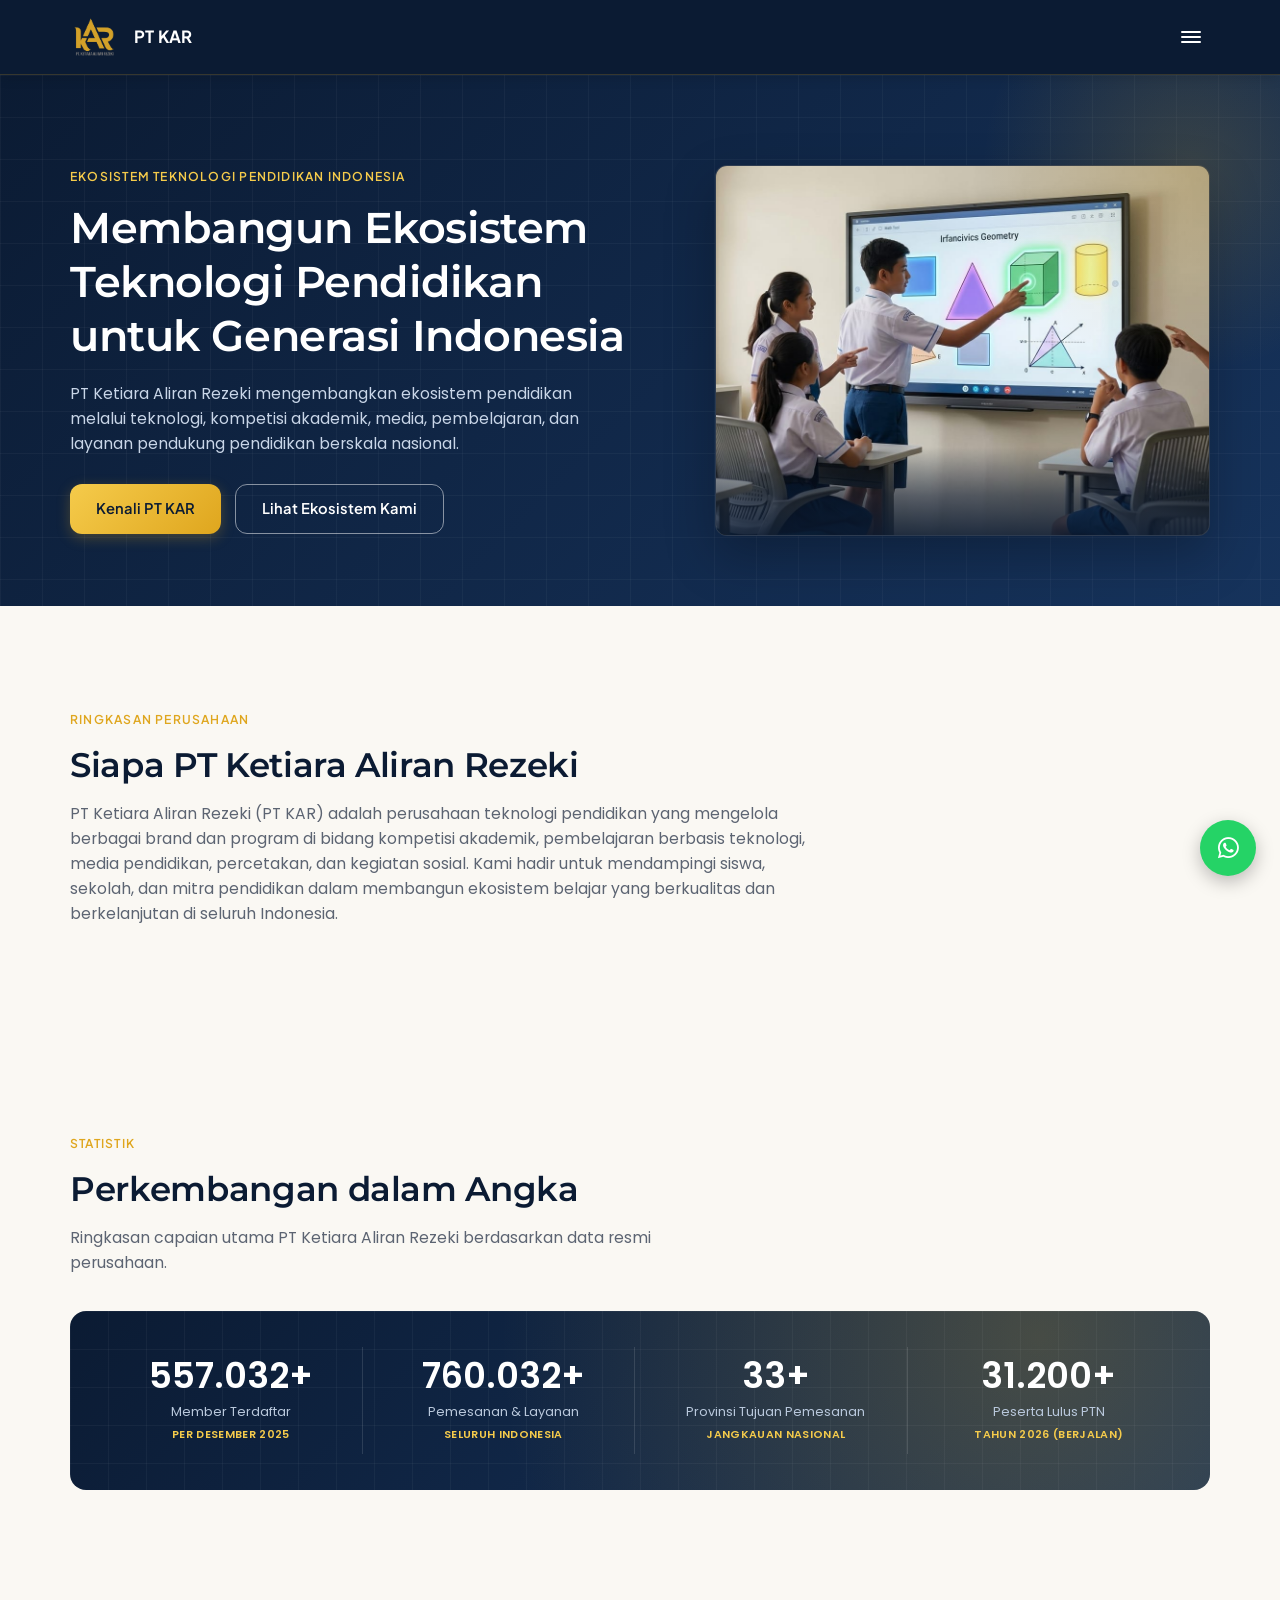
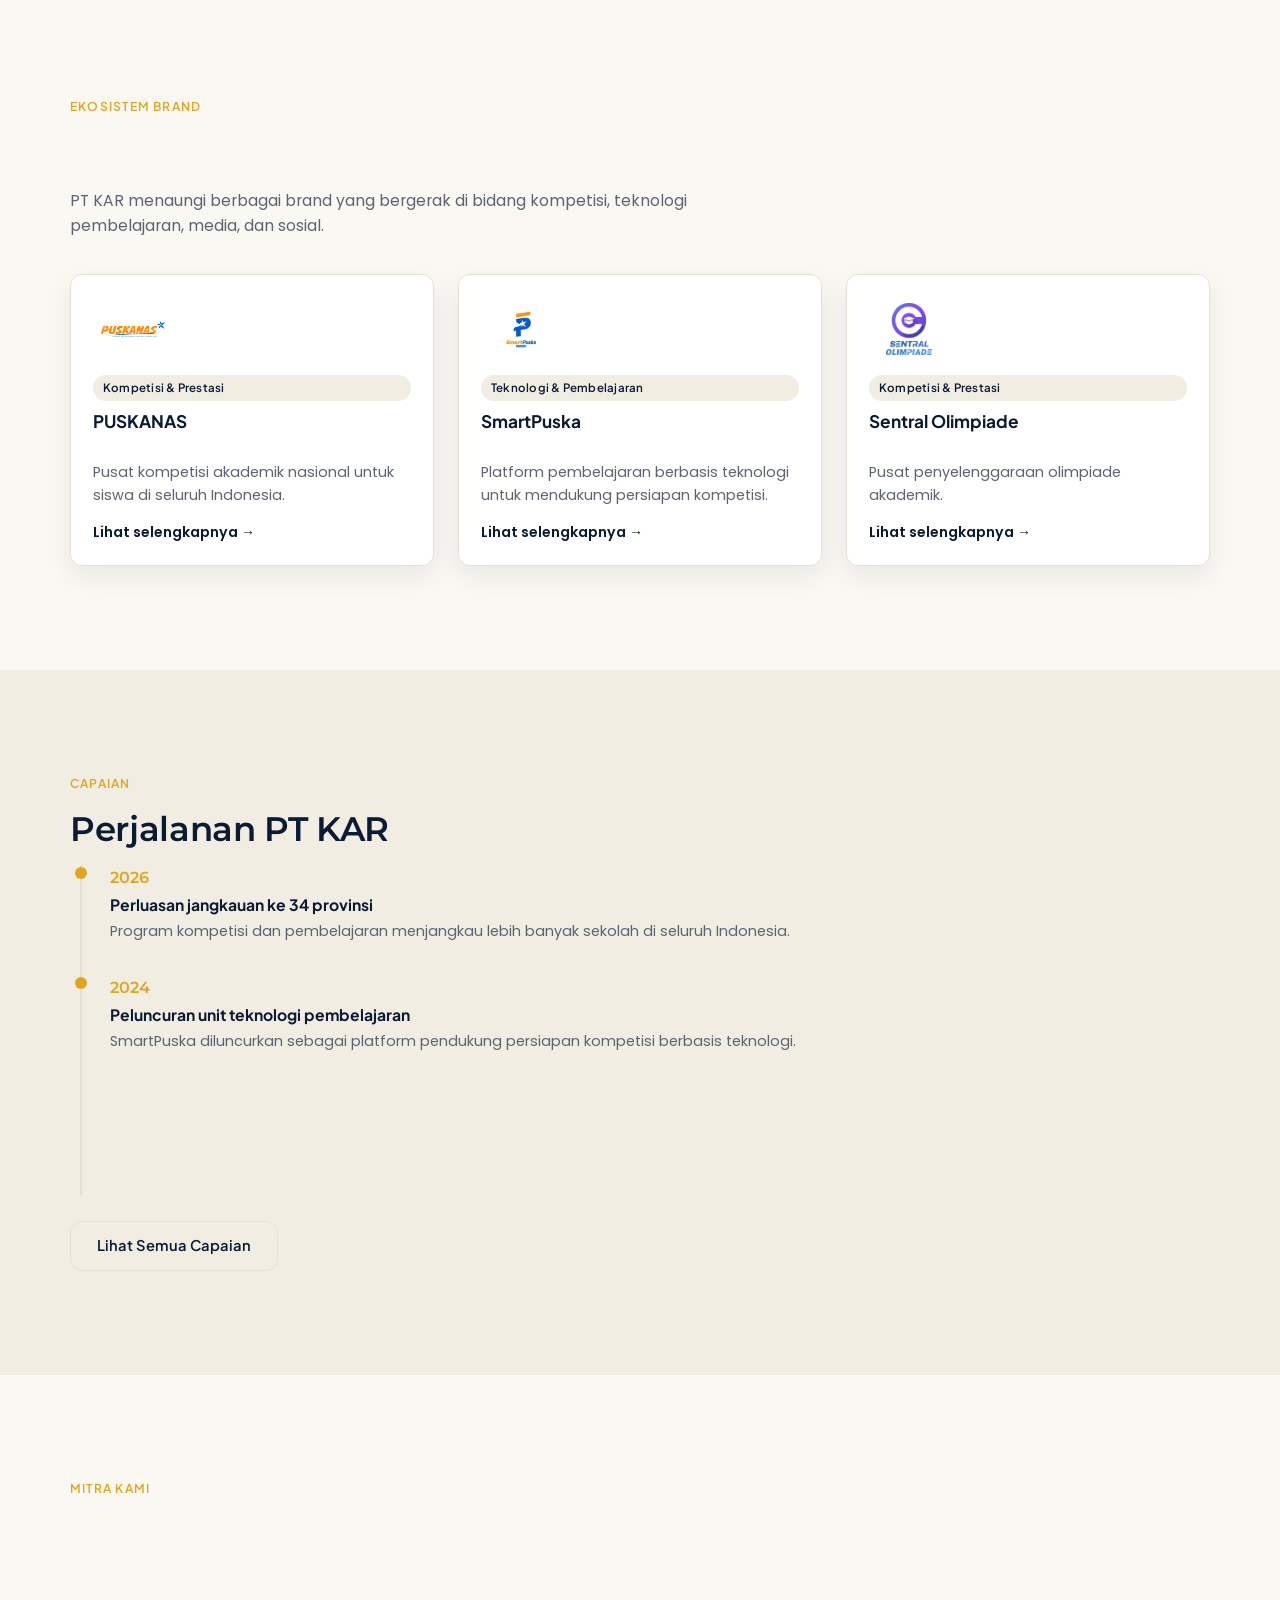
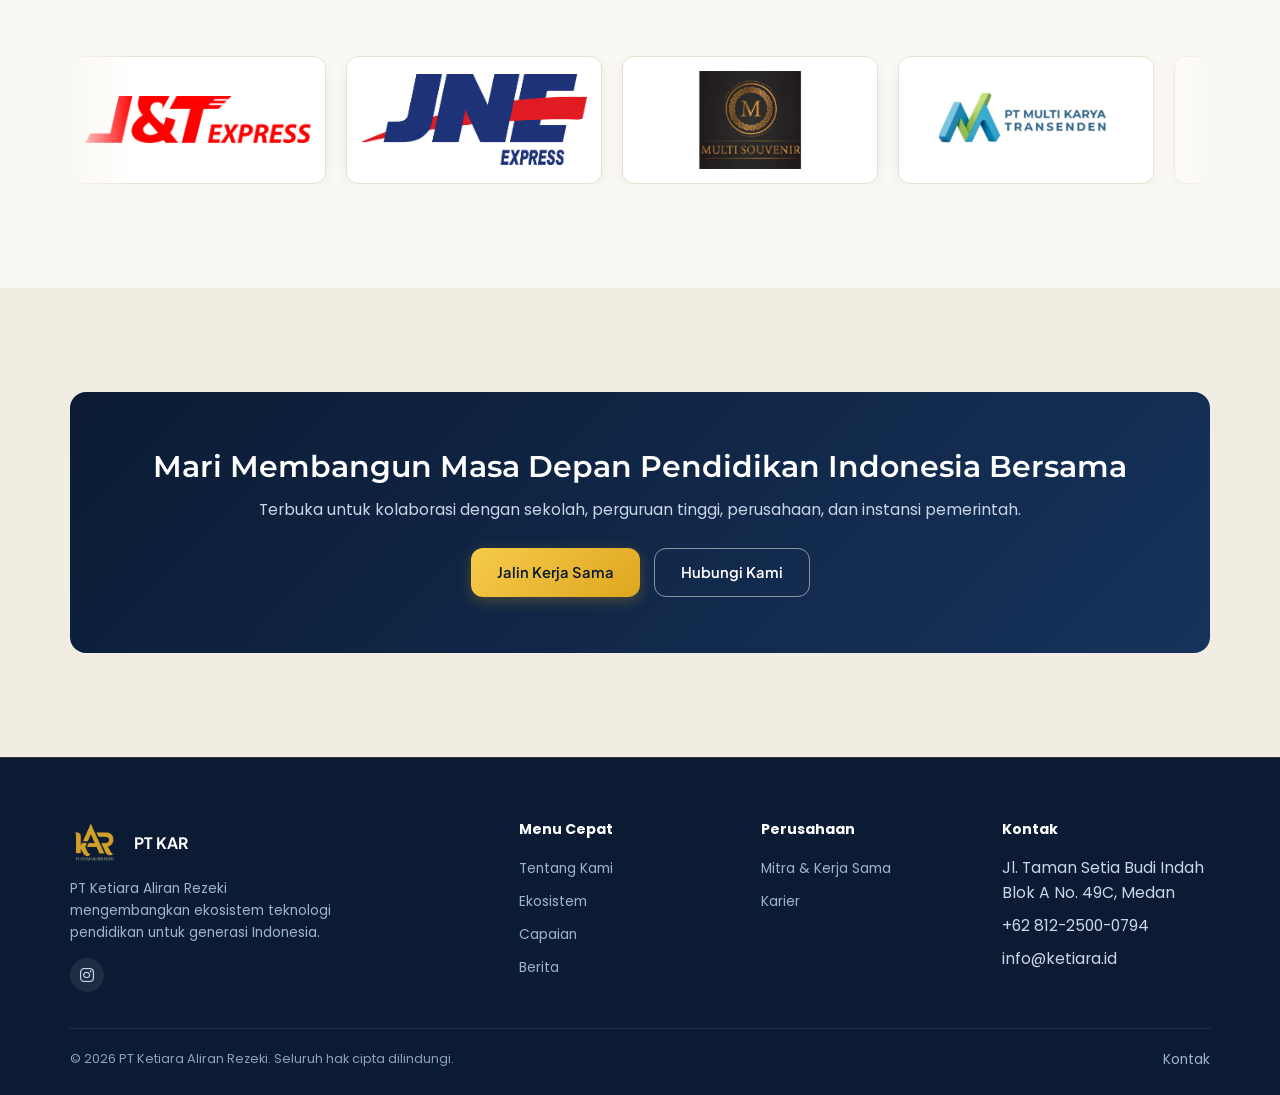
<file: index.html>
<!--
  ============================================================================
  BERANDA (index.html)
  Halaman ini adalah halaman utama yang muncul saat website dibuka.
  Situs ini TIDAK memiliki panel admin — semua konten diedit langsung di
  file HTML ini menggunakan text editor (contoh: Notepad++, VS Code, Sublime).

  Lihat PANDUAN-PENGEDITAN.docx (atau README.md) di folder utama untuk
  panduan lengkap langkah-demi-langkah sebelum mengedit apa pun di sini.
  ============================================================================
-->
<!DOCTYPE html>
<html lang="id">
<head>
<meta charset="UTF-8">
<meta name="viewport" content="width=device-width, initial-scale=1.0">
<title>PT Ketiara Aliran Rezeki | Ekosistem Teknologi Pendidikan Indonesia</title>
<meta name="description" content="PT Ketiara Aliran Rezeki (PT KAR) mengembangkan ekosistem teknologi pendidikan melalui kompetisi akademik, media, pembelajaran, dan layanan pendukung pendidikan berskala nasional.">
<link rel="icon" href="assets/icons/logo-pt-kar.png" type="image/png">
<meta property="og:title" content="PT Ketiara Aliran Rezeki">
<meta property="og:description" content="Membangun ekosistem teknologi pendidikan untuk generasi Indonesia.">
<meta property="og:type" content="website">
<link rel="stylesheet" href="assets/css/style.css">
</head>
<body>

  <script src="assets/js/navbar.js" data-active="index"></script>

<section class="hero">
  <div class="container hero-grid">
    <div>
      <span class="eyebrow" style="color:var(--gold-light)">Ekosistem Teknologi Pendidikan Indonesia</span>
      <h1>Membangun Ekosistem Teknologi Pendidikan untuk Generasi Indonesia</h1>
      <p>PT Ketiara Aliran Rezeki mengembangkan ekosistem pendidikan melalui teknologi, kompetisi akademik, media, pembelajaran, dan layanan pendukung pendidikan berskala nasional.</p>
      <div class="hero-actions">
        <a href="" class="btn btn-primary">Kenali PT KAR</a>
        <a href="pages/ekosistem.html" class="btn btn-outline">Lihat Ekosistem Kami</a>
      </div>
    </div>
    <!--
      GALERI FOTO SLIDESHOW (bergerak otomatis, diatur oleh assets/js/script.js)
      Cara mengganti foto di sini:
      1. Simpan foto baru ke folder assets/images/ (atau assets/icons/ jika berupa foto kegiatan).
         PENTING: beri nama file huruf kecil semua & tanpa spasi, contoh: kegiatan-rapat-2026.webp
      2. Ganti nilai src="..." pada tag <img> di bawah ini dengan nama file foto baru.
      3. Ganti juga teks alt="..." (deskripsi singkat foto, untuk aksesibilitas & SEO).
      4. Jumlah slide boleh ditambah/dikurangi: tinggal salin/hapus 1 blok
         <div class="career-slide">...</div> secara utuh.
      Catatan: dulu foto hero diatur lewat CSS ".hero-visual", tapi sekarang
      sudah tidak dipakai — foto hero DIGANTI di sini, bukan lewat style.css.
    -->
    <div class="career-slideshow" id="karierSlideshow" role="region" aria-label="Galeri foto kegiatan karyawan" aria-roledescription="carousel">
      <div class="career-slide active"><img src="assets/icons/Teknologi_pendidikan1.webp" alt="Kegiatan tim PT KAR" loading="lazy">
        <span class="career-slide-caption"></span>
      </div>

      <div class="career-slide"><img src="assets/icons/Teknologi_pendidikan2.webp" alt="Suasana kantor PT KAR" loading="lazy">
        <span class="career-slide-caption"></span>
      </div>

      <div class="career-slide"><img src="assets/icons/Teknologi_pendidikan3.webp" alt="Kolaborasi proyek di PT KAR" loading="lazy">
        <span class="career-slide-caption"></span>
      </div>

      <div class="career-slide"><img src="assets/icons/Teknologi_pendidikan4.webp" alt="Acara perusahaan PT KAR" loading="lazy">
        <span class="career-slide-caption"></span>
      </div>

      <div class="career-slide"><img src="assets/icons/Teknologi_pendidikan5.webp" alt="Budaya kerja PT KAR" loading="lazy">
        <span class="career-slide-caption"></span>
      </div>
    </div>
  </div>
  </div>
</section>

<section class="section" id="tentang">
  <div class="container">
    <span class="eyebrow">Ringkasan Perusahaan</span>
    <h2 class="section-title">Siapa PT Ketiara Aliran Rezeki</h2>
    <p style="max-width:760px;color:var(--muted)">
      PT Ketiara Aliran Rezeki (PT KAR) adalah perusahaan teknologi pendidikan yang mengelola berbagai brand dan program
      di bidang kompetisi akademik, pembelajaran berbasis teknologi, media pendidikan, percetakan, dan kegiatan sosial.
      Kami hadir untuk mendampingi siswa, sekolah, dan mitra pendidikan dalam membangun ekosistem belajar yang
      berkualitas dan berkelanjutan di seluruh Indonesia.
    </p>
  </div>
</section>

<section class="section">
  <div class="container">

    <span class="eyebrow">Statistik</span>
    <h2 class="section-title">Perkembangan dalam Angka</h2>
    <p class="section-desc">Ringkasan capaian utama PT Ketiara Aliran Rezeki berdasarkan data resmi perusahaan.</p>

    <!--
      STATISTIK / ANGKA PENCAPAIAN
      Angka pada atribut data-count="..." ini otomatis "berhitung naik" dari 0
      saat pengunjung scroll sampai ke sini (efek dijalankan oleh script.js,
      fungsi animateCounters — TIDAK PERLU diubah, cukup ubah angkanya saja).

      Cara mengubah angka:
      - Ganti angka di data-count="..." (isi HANYA angka, tanpa titik/koma).
      - Ganti teks di .achieve-label (nama statistik) dan .achieve-period
        (periode/keterangan data) sesuai kebutuhan.
      - PENTING: blok statistik yang SAMA juga muncul di pages/capaian.html.
        Ubah angkanya di KEDUA tempat supaya datanya konsisten.
      - Pastikan angka baru sudah disetujui pembimbing/atasan sebelum publish.
    -->
    <div class="achieve-band">
      <div class="achieve-item">
        <div class="achieve-num" data-count="682045" data-suffix="+">0</div>
        <div class="achieve-label">Member Terdaftar</div>
        <div class="achieve-period">Per Desember 2025</div>
      </div>
      <div class="achieve-item">
        <div class="achieve-num" data-count="950000" data-suffix="+">0</div>
        <div class="achieve-label">Pemesanan & Layanan</div>
        <div class="achieve-period">Seluruh Indonesia</div>
      </div>
      <div class="achieve-item">
        <div class="achieve-num" data-count="33" data-suffix="+">0</div>
        <div class="achieve-label">Provinsi Tujuan Pemesanan</div>
        <div class="achieve-period">Jangkauan Nasional</div>
      </div>
      <div class="achieve-item">
        <div class="achieve-num" data-count="39000" data-suffix="+">0</div>
        <div class="achieve-label">Peserta Lulus PTN</div>
        <div class="achieve-period">Tahun 2026 (berjalan)</div>
      </div>
    </div>
  </div>
</section>

<section class="section" id="ekosistem">
  <div class="container">
    <span class="eyebrow">Ekosistem Brand</span>
    <h2 class="section-title">Brand yang Kami Kelola</h2>
    <p class="section-desc">PT KAR menaungi berbagai brand yang bergerak di bidang kompetisi, teknologi pembelajaran, media, dan sosial.</p>
    <!--
      CATATAN: Ini hanya 3 brand UNGGULAN yang ditampilkan di Beranda (bukan
      daftar lengkap). Daftar LENGKAP semua brand ada di pages/ekosistem.html.
      Untuk MENAMBAH BRAND BARU secara resmi, tambahkan di pages/ekosistem.html
      (lihat komentar di file tersebut). Menambah kartu di sini bersifat
      opsional, hanya untuk menonjolkan brand tertentu di halaman utama.
    -->
    <div class="grid-3">
      <div class="card">
        <div class="card-body">
          <div class="card-logo"><img src="assets/icons/puskanas.webp" alt="Logo PUSKANAS"></div>
          <span class="tag">Kompetisi & Prestasi</span>
          <h3>PUSKANAS</h3>
          <p>Pusat kompetisi akademik nasional untuk siswa di seluruh Indonesia.</p>
          <a href="pages/ekosistem.html" class="card-link">Lihat selengkapnya →</a>
        </div>
      </div>
      <div class="card">
        <div class="card-body">
          <div class="card-logo"><img src="assets/icons/smartpuska.webp" alt="Logo SmartPuska"></div>
          <span class="tag">Teknologi & Pembelajaran</span>
          <h3>SmartPuska</h3>
          <p>Platform pembelajaran berbasis teknologi untuk mendukung persiapan kompetisi.</p>
          <a href="pages/ekosistem.html" class="card-link">Lihat selengkapnya →</a>
        </div>
      </div>
      <div class="card">
        <div class="card-body">
          <div class="card-logo"><img src="assets/icons/sentral-olimpiade.webp" alt="Logo Eventindo.co"></div>
          <span class="tag">Kompetisi & Prestasi</span>
          <h3>Sentral Olimpiade</h3>
          <p>Pusat penyelenggaraan olimpiade akademik.</p>
          <a href="pages/ekosistem.html" class="card-link">Lihat selengkapnya →</a>
        </div>
      </div>
    </div>
  </div>
</section>

<section class="section section-alt" id="capaian">
  <div class="container">
    <span class="eyebrow">Capaian</span>
    <h2 class="section-title">Perjalanan PT KAR</h2>
    <div class="timeline">
      <div class="timeline-item">
        <div class="timeline-year">2026</div>
        <h4>Perluasan jangkauan ke 34 provinsi</h4>
        <p>Program kompetisi dan pembelajaran menjangkau lebih banyak sekolah di seluruh Indonesia.</p>
      </div>
      <div class="timeline-item">
        <div class="timeline-year">2024</div>
        <h4>Peluncuran unit teknologi pembelajaran</h4>
        <p>SmartPuska diluncurkan sebagai platform pendukung persiapan kompetisi berbasis teknologi.</p>
      </div>
      <div class="timeline-item">
        <div class="timeline-year">2023</div>
        <h4>Pendirian PT Ketiara Aliran Rezeki</h4>
        <p>Dimulai dari unit kompetisi akademik, berkembang menjadi ekosistem pendidikan.</p>
      </div>
    </div>
    <div style="margin-top:26px"><a href="pages/capaian.html" class="btn btn-outline-navy">Lihat Semua Capaian</a></div>
  </div>
</section>

<section class="section">
  <div class="container">
    <span class="eyebrow">Mitra Kami</span>
    <h2 class="section-title">Mitra yang kami kelola</h2>
    <p class="section-desc">Bersama PT KAR, kami membuka jalan baru untuk pertumbuhan bisnis Anda melalui ekosistem yang saling menguntungkan dan inovasi berkelanjutan.</p>
    <div class="mitra-marquee">
      <div class="mitra-marquee-track">
        <div class="mitra-logo"><img src="assets/icons/J&T_Express_logo.svg.webp" alt="Logo J&T" loading="lazy"></div>
        <div class="mitra-logo"><img src="assets/icons/Logo_JNE.png" alt="Logo JNE" loading="lazy"></div>
        <div class="mitra-logo"><img src="assets/icons/logo-multi-souvenir.webp" alt="Logo Multi Souvenir" loading="lazy"></div>
        <div class="mitra-logo"><img src="assets/icons/logo-pt-multi-karya.webp" alt="Logo Multi Karya" loading="lazy"></div>
        <div class="mitra-logo"><img src="assets/icons/logo-busana-aksara.webp" alt="Logo Busana Aksara" loading="lazy"></div>
        <div class="mitra-logo"><img src="assets/icons/logo-alyone-shop.webp" alt="Logo Alyone Shop" loading="lazy"></div>
        <div class="mitra-logo"><img src="assets/icons/logo-alyone-daily.webp" alt="Logo Alyone Daily" loading="lazy"></div>
        <div class="mitra-logo"><img src="assets/icons/logo-daffa-kreatif.webp" alt="Logo Daffa Kreatif" loading="lazy"></div>
        <!-- duplikat agar loop mulus -->
        <div class="mitra-logo" aria-hidden="true"><img src="assets/icons/J&T_Express_logo.svg.webp" alt="" loading="lazy"></div>
        <div class="mitra-logo" aria-hidden="true"><img src="assets/icons/Logo_JNE.png" alt="" loading="lazy"></div>
        <div class="mitra-logo" aria-hidden="true"><img src="assets/icons/logo-multi-souvenir.webp" alt="" loading="lazy"></div>
        <div class="mitra-logo" aria-hidden="true"><img src="assets/icons/logo-pt-multi-karya.webp" alt="" loading="lazy"></div>
        <div class="mitra-logo" aria-hidden="true"><img src="assets/icons/logo-busana-aksara.webp" alt="" loading="lazy"></div>
        <div class="mitra-logo" aria-hidden="true"><img src="assets/icons/logo-alyone-shop.webp" alt="" loading="lazy"></div>
        <div class="mitra-logo" aria-hidden="true"><img src="assets/icons/logo-alyone-daily.webp" alt="" loading="lazy"></div>
        <div class="mitra-logo" aria-hidden="true"><img src="assets/icons/logo-daffa-kreatif.webp" alt="" loading="lazy"></div>
      </div>
    </div>
  </div>
</section>

<section class="section section-alt">
  <div class="container">
    <div class="cta">
      <h2>Mari Membangun Masa Depan Pendidikan Indonesia Bersama</h2>
      <p>Terbuka untuk kolaborasi dengan sekolah, perguruan tinggi, perusahaan, dan instansi pemerintah.</p>
      <div class="cta-actions">
        <a href="pages/mitra.html" class="btn btn-primary">Jalin Kerja Sama</a>
        <a href="pages/kontak.html" class="btn btn-outline">Hubungi Kami</a>
      </div>
    </div>
  </div>
</section>

<script src="assets/js/footer.js"></script>
<script src="assets/js/script.js"></script>
</body>
</html>
</file>
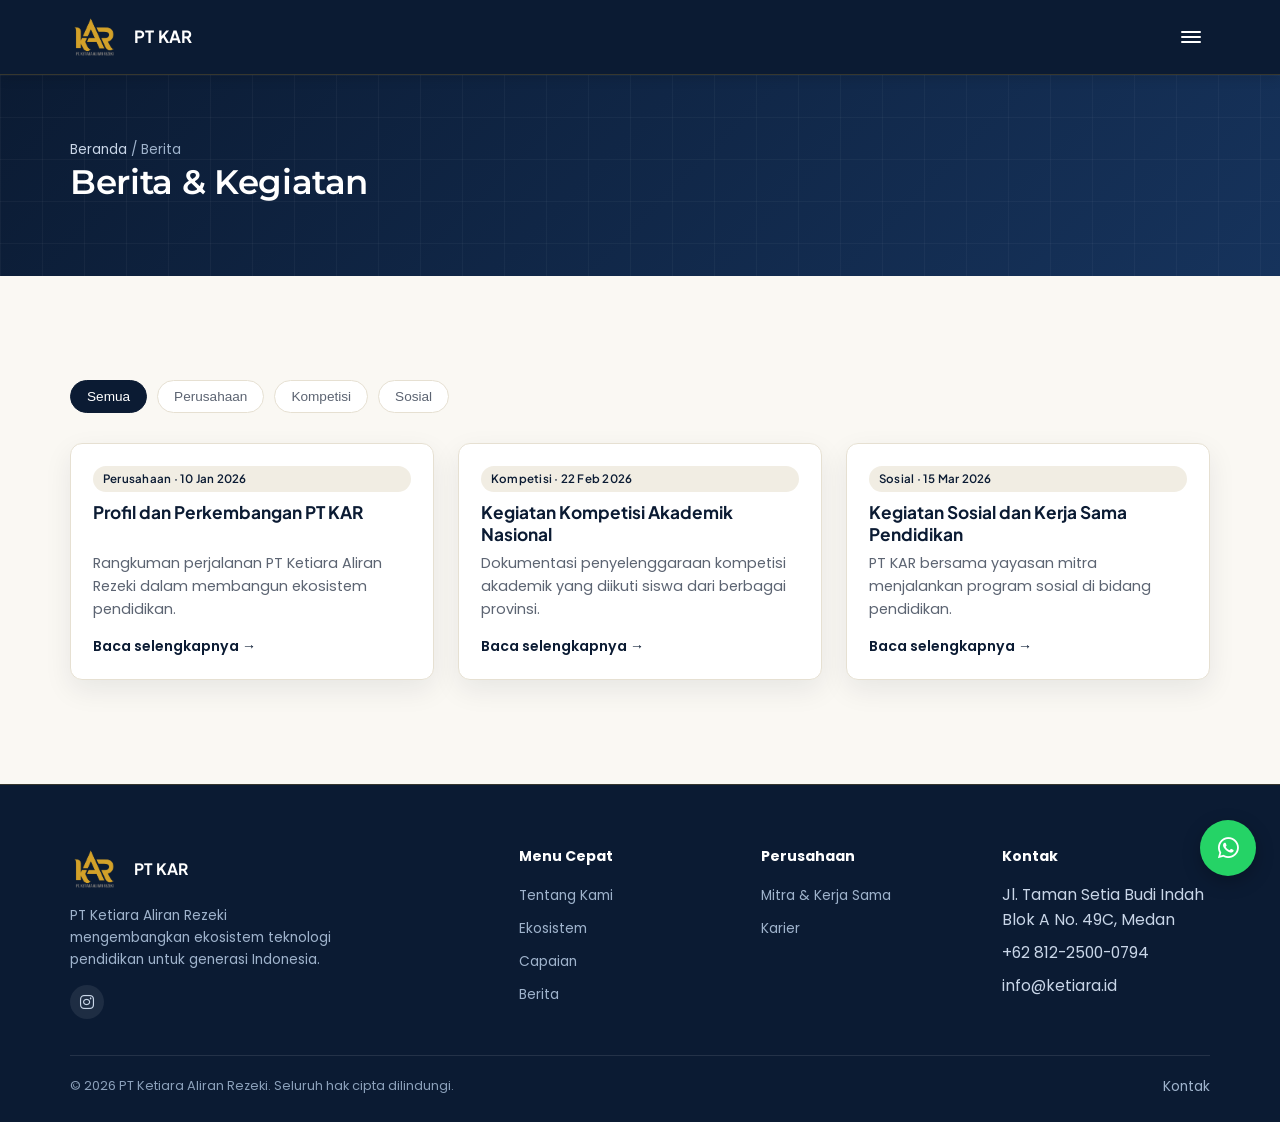
<file: pages/berita/index.html>
<!DOCTYPE html>
<html lang="id">
<head>
<meta charset="UTF-8">
<meta name="viewport" content="width=device-width, initial-scale=1.0">
<title>Berita & Kegiatan - PT Ketiara Aliran Rezeki</title>
<meta name="description" content="Berita dan publikasi kegiatan PT Ketiara Aliran Rezeki.">
<link rel="icon" href="../../assets/icons/logo-pt-kar.png" type="image/png">
<meta property="og:title" content="Berita & Kegiatan - PT Ketiara Aliran Rezeki">
<meta property="og:description" content="Berita dan publikasi kegiatan PT Ketiara Aliran Rezeki.">
<meta property="og:type" content="website">
<link rel="stylesheet" href="../../assets/css/style.css">
</head>
<body>
  <script src="../../assets/js/navbar.js" data-active="berita"></script>

<section class="page-hero">
  <div class="container">
    <div class="breadcrumb"><a href="../../index.html">Beranda</a> / Berita</div>
    <h1>Berita & Kegiatan</h1>
  </div>
</section>

<section class="section">
  <div class="container">
    <!--
      Tombol filter kategori berita. Sama seperti filter brand di
      ekosistem.html: data-filter harus cocok dengan data-category pada
      kartu berita (.berita-item) di bawah.
    -->
    <div class="filter-bar">
      <button class="filter-btn active filter-berita" data-filter="all">Semua</button>
      <button class="filter-btn filter-berita" data-filter="perusahaan">Perusahaan</button>
      <button class="filter-btn filter-berita" data-filter="kompetisi">Kompetisi</button>
      <button class="filter-btn filter-berita" data-filter="sosial">Sosial</button>
    </div>

    <!--
      DAFTAR KARTU BERITA (.berita-item)
      ============================================================
      CARA MENAMBAH ARTIKEL BERITA BARU:
      1. Duplikat salah satu file artikel di folder ini, misalnya
         pages/berita/kegiatan-sosial.html -> simpan sebagai file BARU
         dengan nama singkat & tanpa spasi, contoh:
         pages/berita/webinar-pendidikan-2026.html
      2. Buka file barunya, ubah: judul (<title> & <h1>), tanggal,
         kategori, isi paragraf, dan foto (src gambar di .image-frame).
      3. Tambahkan SATU kartu baru di bawah ini (salin blok
         <div class="card berita-item">...</div>, tempel, lalu sesuaikan:
         - data-category   -> harus sama dgn salah satu tombol filter di atas
         - <span class="tag"> -> kategori & tanggal yang tampil di kartu
         - <h3> dan <p>    -> judul & ringkasan singkat artikel
         - href            -> nama file artikel baru yang dibuat di langkah 1
      4. Simpan. Artikel baru otomatis muncul di halaman ini.

      CARA MENGHAPUS ARTIKEL BERITA:
      1. Hapus kartu <div class="card berita-item">...</div> yang sesuai
         di bawah ini.
      2. Hapus juga file .html artikelnya di folder pages/berita/.
      (Jika hanya menghapus salah satu tanpa yang lain, bisa muncul
      tautan rusak/halaman kosong yang masih bisa diakses.)
      ============================================================
    -->
    <div class="grid-3">
      <div class="card berita-item" data-category="perusahaan">
        <div class="card-body">
          <span class="tag">Perusahaan · 10 Jan 2026</span>
          <h3>Profil dan Perkembangan PT KAR</h3>
          <p>Rangkuman perjalanan PT Ketiara Aliran Rezeki dalam membangun ekosistem pendidikan.</p>
          <a href="profil-dan-perkembangan.html" class="card-link">Baca selengkapnya →</a>
        </div>
      </div>
      <div class="card berita-item" data-category="kompetisi">
        <div class="card-body">
          <span class="tag">Kompetisi · 22 Feb 2026</span>
          <h3>Kegiatan Kompetisi Akademik Nasional</h3>
          <p>Dokumentasi penyelenggaraan kompetisi akademik yang diikuti siswa dari berbagai provinsi.</p>
          <a href="kegiatan-kompetisi.html" class="card-link">Baca selengkapnya →</a>
        </div>
      </div>
      <div class="card berita-item" data-category="sosial">
        <div class="card-body">
          <span class="tag">Sosial · 15 Mar 2026</span>
          <h3>Kegiatan Sosial dan Kerja Sama Pendidikan</h3>
          <p>PT KAR bersama yayasan mitra menjalankan program sosial di bidang pendidikan.</p>
          <a href="kegiatan-sosial.html" class="card-link">Baca selengkapnya →</a>
        </div>
      </div>
    </div>
  </div>
</section>

<script src="../../assets/js/footer.js"></script>
<script src="../../assets/js/script.js"></script>
</body>
</html>
</file>
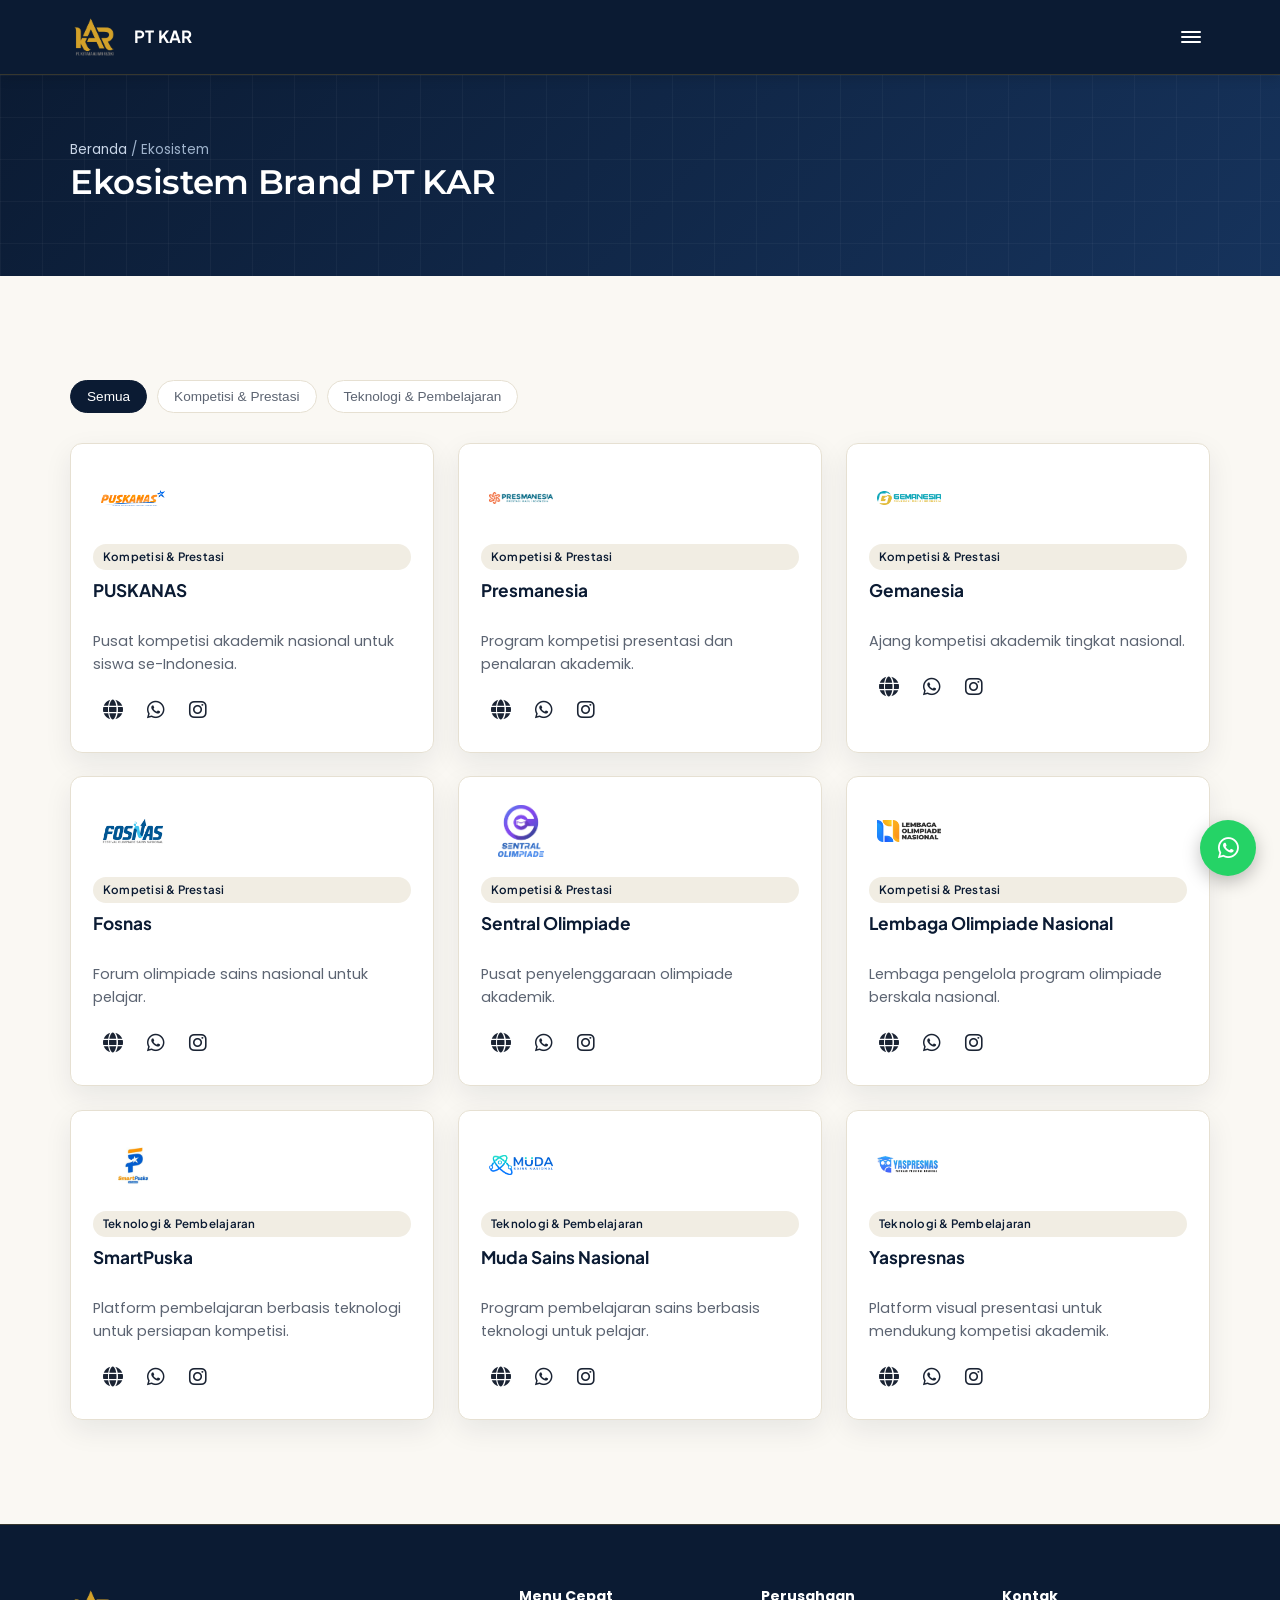
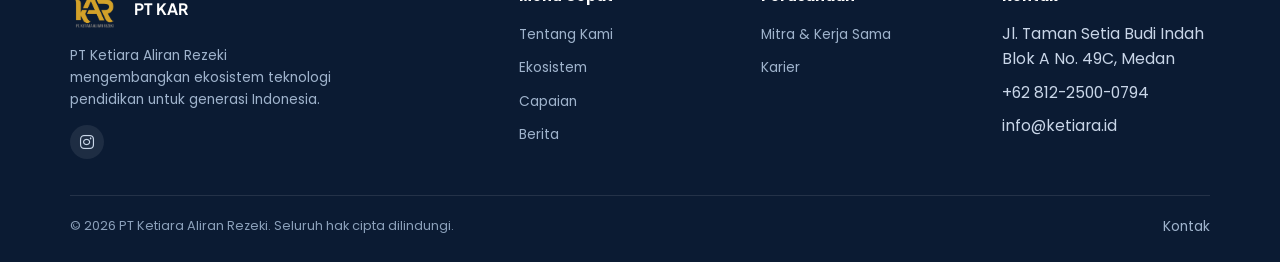
<file: pages/ekosistem.html>
<!--
  ============================================================================
  HALAMAN EKOSISTEM (pages/ekosistem.html)
  Berisi daftar LENGKAP semua brand yang dinaungi PT KAR.
  Panduan lengkap "Cara Menambahkan Brand" ada di PANDUAN-PENGEDITAN.docx.
  Ringkasan cepat ada di komentar tepat sebelum daftar kartu brand di bawah.
  ============================================================================
-->
<!DOCTYPE html>
<html lang="id">
<head>
<meta charset="UTF-8">
<meta name="viewport" content="width=device-width, initial-scale=1.0">
<title>Ekosistem Brand - PT Ketiara Aliran Rezeki</title>
<meta name="description" content="Brand dan unit usaha PT Ketiara Aliran Rezeki di bidang kompetisi, teknologi pembelajaran, media, percetakan, dan sosial.">
<link rel="icon" href="../assets/icons/logo-pt-kar.png" type="image/png">
<meta property="og:title" content="Ekosistem Brand - PT Ketiara Aliran Rezeki">
<meta property="og:description" content="Brand dan unit usaha PT Ketiara Aliran Rezeki di bidang kompetisi, teknologi pembelajaran, media, percetakan, dan sosial.">
<meta property="og:type" content="website">
<link rel="stylesheet" href="../assets/css/style.css">
</head>
<body>
  <script src="../assets/js/navbar.js" data-active="ekosistem"></script>
  
<section class="page-hero">
  <div class="container">
    <div class="breadcrumb"><a href="../index.html">Beranda</a> / Ekosistem</div>
    <h1>Ekosistem Brand PT KAR</h1>
  </div>
</section>

<section class="section">
  <div class="container">
    <!--
      TOMBOL FILTER KATEGORI
      Tombol ini menyaring kartu brand di bawah berdasarkan data-filter="...".
      Nilai data-filter HARUS SAMA PERSIS dengan data-category pada kartu
      brand (.brand-item) yang ingin ditampilkan tombol ini.

      Jika menambahkan KATEGORI BARU (misalnya "media" atau "sosial"):
      1. Salin 1 baris <button> di bawah ini.
      2. Ganti data-filter="kategori-baru" dan ganti teksnya.
      3. Pastikan kartu brand terkait memakai data-category="kategori-baru"
         yang sama persis (huruf kecil, tanpa spasi).
      Filter ini otomatis berjalan lewat script.js (fungsi initFilter),
      TIDAK PERLU mengubah file JS.
    -->
    <div class="filter-bar">
      <button class="filter-btn active filter-brand" data-filter="all">Semua</button>
      <button class="filter-btn filter-brand" data-filter="kompetisi">Kompetisi & Prestasi</button>
      <button class="filter-btn filter-brand" data-filter="teknologi">Teknologi & Pembelajaran</button>
      
    </div>

    <!--
      DAFTAR KARTU BRAND (.brand-item)
      ============================================================
      CARA MENAMBAH BRAND BARU:
      1. Salin (copy-paste) SATU blok <div class="card brand-item">...</div>
         secara utuh (dari "<div class="card brand-item"" sampai penutup
         "</div></div>" di baris paling akhir bloknya).
      2. Tempel (paste) blok salinan tadi di bagian kategori yang sesuai.
      3. Ubah bagian berikut sesuai brand baru:
         - data-category="..."   -> kategori brand (harus cocok dgn tombol filter)
         - src="../assets/icons/NAMA-LOGO.webp" -> logo brand (upload dulu logonya
           ke folder assets/icons/, nama file huruf kecil & tanpa spasi)
         - alt="Logo NAMA BRAND"  -> teks alternatif logo
         - <span class="tag">    -> nama kategori yang tampil di kartu
         - <h3>NAMA BRAND</h3>   -> nama brand
         - <p>...</p>            -> deskripsi singkat brand
         - href pada 3 tautan (.visit-link--site / --wa / --ig) -> ganti dengan
           link situs resmi, nomor WhatsApp (format wa.me/62xxxxxxxxxx),
           dan akun Instagram brand tersebut.
         - Jika salah satu tautan BELUM ADA (situs/WA/IG belum tersedia),
           isi href="#" saja — sistem otomatis menampilkan pesan
           "masih belum tersedia" saat tombol itu diklik (lihat script.js,
           bagian initComingSoonLinks).

      CARA MENGHAPUS BRAND:
      Hapus saja satu blok <div class="card brand-item">...</div> yang
      bersangkutan, dari tag pembuka sampai tag penutupnya.
      ============================================================
    -->
    <div class="grid-3">
      <div class="card brand-item" data-category="kompetisi"><div class="card-body">
        <div class="card-logo"><img src="../assets/icons/puskanas.webp" alt="Logo PUSKANAS"></div><span class="tag">Kompetisi & Prestasi</span>
        <h3>PUSKANAS</h3><p>Pusat kompetisi akademik nasional untuk siswa se-Indonesia.</p>
        <div class="visit-links">
          <a href="https://app.puskanas.id/" class="visit-link visit-link--site" aria-label="Kunjungi situs web PUSKANAS" title="Situs Web"><i class="fa-solid fa-globe"></i></a>
          <a href="https://wa.me/6281225000794" class="visit-link visit-link--wa" aria-label="Hubungi PUSKANAS via WhatsApp" title="WhatsApp"><i class="fa-brands fa-whatsapp"></i></a>
          <a href="https://www.instagram.com/puskanas/" class="visit-link visit-link--ig" aria-label="Kunjungi Instagram PUSKANAS" title="Instagram"><i class="fa-brands fa-instagram"></i></a>
        </div>
      </div></div>
      <div class="card brand-item" data-category="kompetisi"><div class="card-body">
        <div class="card-logo"><img src="../assets/icons/presmanesia.webp" alt="Logo Presmanesia"></div><span class="tag">Kompetisi & Prestasi</span>
        <h3>Presmanesia</h3><p>Program kompetisi presentasi dan penalaran akademik.</p>
        <div class="visit-links">
          <a href="https://app.puskanas.id/" class="visit-link visit-link--site" aria-label="Kunjungi situs web Presmanesia" title="Situs Web"><i class="fa-solid fa-globe"></i></a>
          <a href="https://wa.me/6281326004800" class="visit-link visit-link--wa" aria-label="Hubungi Presmanesia via WhatsApp" title="WhatsApp"><i class="fa-brands fa-whatsapp"></i></a>
          <a href="https://www.instagram.com/presmanesia/" class="visit-link visit-link--ig" aria-label="Kunjungi Instagram Presmanesia" title="Instagram"><i class="fa-brands fa-instagram"></i></a>
        </div>
      </div></div>
      <div class="card brand-item" data-category="kompetisi"><div class="card-body">
        <div class="card-logo"><img src="../assets/icons/gemanesia.webp" alt="Logo Gemanesia"></div><span class="tag">Kompetisi & Prestasi</span>
        <h3>Gemanesia</h3><p>Ajang kompetisi akademik tingkat nasional.</p>
        <div class="visit-links">
          <a href="https://app.puskanas.id/" class="visit-link visit-link--site" aria-label="Kunjungi situs web Gemanesia" title="Situs Web"><i class="fa-solid fa-globe"></i></a>
          <a href="https://wa.me/6282180007100" class="visit-link visit-link--wa" aria-label="Hubungi Gemanesia via WhatsApp" title="WhatsApp"><i class="fa-brands fa-whatsapp"></i></a>
          <a href="https://www.instagram.com/gemanesia.id/?hl=id" class="visit-link visit-link--ig" aria-label="Kunjungi Instagram Gemanesia" title="Instagram"><i class="fa-brands fa-instagram"></i></a>
        </div>
      </div></div>
      <div class="card brand-item" data-category="kompetisi"><div class="card-body">
        <div class="card-logo"><img src="../assets/icons/fosnas.webp" alt="Logo Fosnas"></div><span class="tag">Kompetisi & Prestasi</span>
        <h3>Fosnas</h3><p>Forum olimpiade sains nasional untuk pelajar.</p>
        <div class="visit-links">
          <a href="https://app.puskanas.id/" class="visit-link visit-link--site" aria-label="Kunjungi situs web Fosnas" title="Situs Web"><i class="fa-solid fa-globe"></i></a>
          <a href="https://wa.me/6281353000054" class="visit-link visit-link--wa" aria-label="Hubungi Fosnas via WhatsApp" title="WhatsApp"><i class="fa-brands fa-whatsapp"></i></a>
          <a href="https://www.instagram.com/fosnas.id/" class="visit-link visit-link--ig" aria-label="Kunjungi Instagram Fosnas" title="Instagram"><i class="fa-brands fa-instagram"></i></a>
        </div>
      </div></div>
      <div class="card brand-item" data-category="kompetisi"><div class="card-body">
        <div class="card-logo"><img src="../assets/icons/sentral-olimpiade.webp" alt="Logo Sentral Olimpiade"></div><span class="tag">Kompetisi & Prestasi</span>
        <h3>Sentral Olimpiade</h3><p>Pusat penyelenggaraan olimpiade akademik.</p>
        <div class="visit-links">
          <a href="https://sentralolimpiade.id/" class="visit-link visit-link--site" aria-label="Kunjungi situs web Sentral Olimpiade" title="Situs Web"><i class="fa-solid fa-globe"></i></a>
          <a href="https://wa.me/6281353000052" class="visit-link visit-link--wa" aria-label="Hubungi Sentral Olimpiade via WhatsApp" title="WhatsApp"><i class="fa-brands fa-whatsapp"></i></a>
          <a href="https://www.instagram.com/sentralolimpiade/" class="visit-link visit-link--ig" aria-label="Kunjungi Instagram Sentral Olimpiade" title="Instagram"><i class="fa-brands fa-instagram"></i></a>
        </div>
      </div></div>
      <div class="card brand-item" data-category="kompetisi"><div class="card-body">
        <div class="card-logo"><img src="../assets/icons/lon.webp" alt="Logo Lembaga Olimpiade Nasional"></div><span class="tag">Kompetisi & Prestasi</span>
        <h3>Lembaga Olimpiade Nasional</h3><p>Lembaga pengelola program olimpiade berskala nasional.</p>
        <div class="visit-links">
          <a href="https://sentralolimpiade.id/" class="visit-link visit-link--site" aria-label="Kunjungi situs web Lembaga Olimpiade Nasional" title="Situs Web"><i class="fa-solid fa-globe"></i></a>
          <a href="https://wa.me/6281388882373" class="visit-link visit-link--wa" aria-label="Hubungi Lembaga Olimpiade Nasional via WhatsApp" title="WhatsApp"><i class="fa-brands fa-whatsapp"></i></a>
          <a href="https://www.instagram.com/lembagaolimpiadenasional/" class="visit-link visit-link--ig" aria-label="Kunjungi Instagram Lembaga Olimpiade Nasional" title="Instagram"><i class="fa-brands fa-instagram"></i></a>
        </div>
      </div></div>

      <div class="card brand-item" data-category="teknologi"><div class="card-body">
        <div class="card-logo"><img src="../assets/icons/smartpuska.webp" alt="Logo SmartPuska"></div><span class="tag">Teknologi & Pembelajaran</span>
        <h3>SmartPuska</h3><p>Platform pembelajaran berbasis teknologi untuk persiapan kompetisi.</p>
        <div class="visit-links">
          <a href="https://play.google.com/store/apps/details?id=id.smartpuska.apps&hl=id" class="visit-link visit-link--site" aria-label="Kunjungi situs web SmartPuska" title="Situs Web"><i class="fa-solid fa-globe"></i></a>
          <a href="https://wa.me/6281389000908" class="visit-link visit-link--wa" aria-label="Hubungi SmartPuska via WhatsApp" title="WhatsApp"><i class="fa-brands fa-whatsapp"></i></a>
          <a href="https://www.instagram.com/smartpuska/" class="visit-link visit-link--ig" aria-label="Kunjungi Instagram SmartPuska" title="Instagram"><i class="fa-brands fa-instagram"></i></a>
        </div>
      </div></div>
      <div class="card brand-item" data-category="teknologi"><div class="card-body">
        <div class="card-logo"><img src="../assets/icons/muda-sains-nasional.webp" alt="Logo Muda Sains Nasional"></div><span class="tag">Teknologi & Pembelajaran</span>
        <h3>Muda Sains Nasional</h3><p>Program pembelajaran sains berbasis teknologi untuk pelajar.</p>
        <div class="visit-links">
          <a href="https://sentralolimpiade.com/KSMB2026" class="visit-link visit-link--site" aria-label="Kunjungi situs web Muda Sains Nasional" title="Situs Web"><i class="fa-solid fa-globe"></i></a>
          <a href="https://wa.me/6281225000389" class="visit-link visit-link--wa" aria-label="Hubungi Muda Sains Nasional via WhatsApp" title="WhatsApp"><i class="fa-brands fa-whatsapp"></i></a>
          <a href="https://www.instagram.com/mudasainsnasional/" class="visit-link visit-link--ig" aria-label="Kunjungi Instagram Muda Sains Nasional" title="Instagram"><i class="fa-brands fa-instagram"></i></a>
        </div>
      </div></div>
      <div class="card brand-item" data-category="teknologi"><div class="card-body">
        <div class="card-logo"><img src="../assets/icons/yaspresnas.webp" alt="Logo yaspresnas"></div><span class="tag">Teknologi & Pembelajaran</span>
        <h3>Yaspresnas</h3><p>Platform visual presentasi untuk mendukung kompetisi akademik.</p>
        <div class="visit-links">
          <a href="https://sentralolimpiade.com/ESC2026" class="visit-link visit-link--site" aria-label="Kunjungi situs web Vispresnas" title="Situs Web"><i class="fa-solid fa-globe"></i></a>
          <a href="https://wa.me/6281388881450" class="visit-link visit-link--wa" aria-label="Hubungi Vispresnas via WhatsApp" title="WhatsApp"><i class="fa-brands fa-whatsapp"></i></a>
          <a href="https://www.instagram.com/yaspresnas/" class="visit-link visit-link--ig" aria-label="Kunjungi Instagram Vispresnas" title="Instagram"><i class="fa-brands fa-instagram"></i></a>
        </div>
      </div></div>
    </div>
  </div>
</section>

<script src="../assets/js/footer.js"></script>
<script src="../assets/js/script.js"></script>
</body>
</html>
</file>
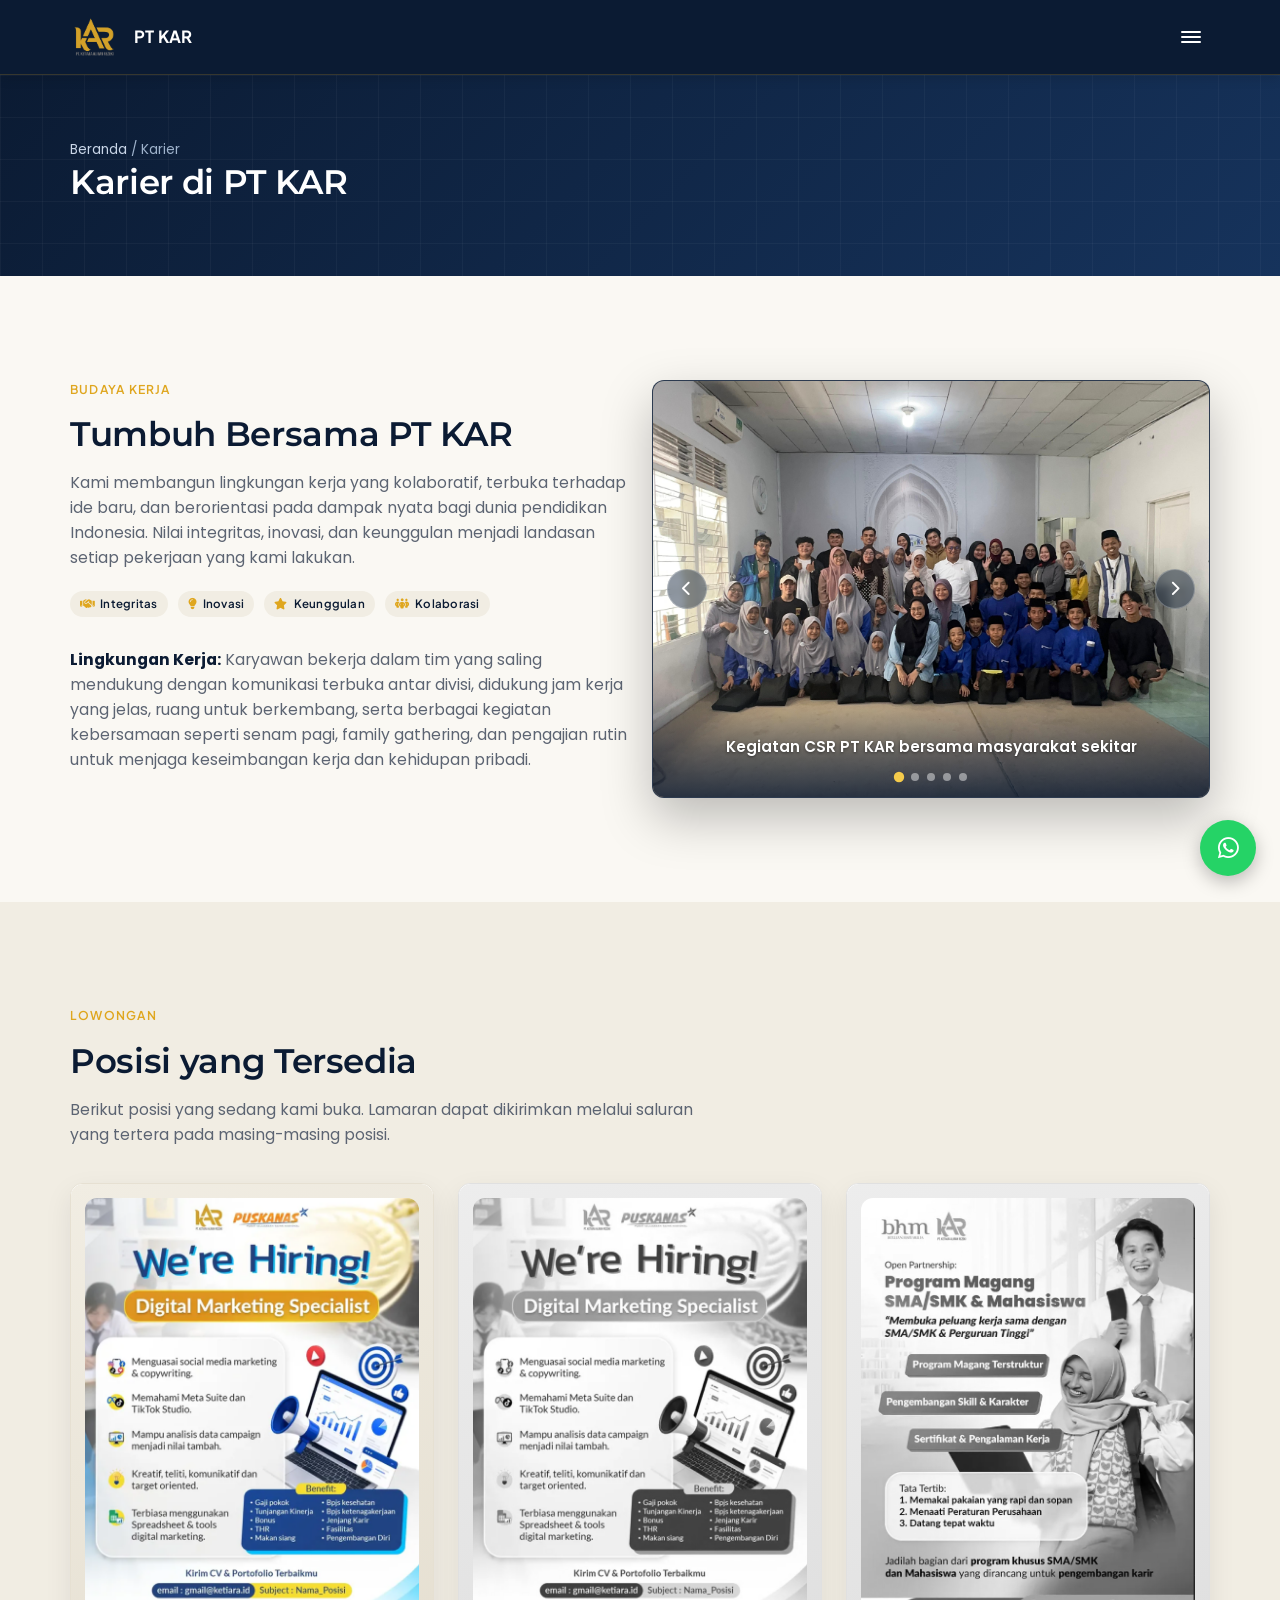
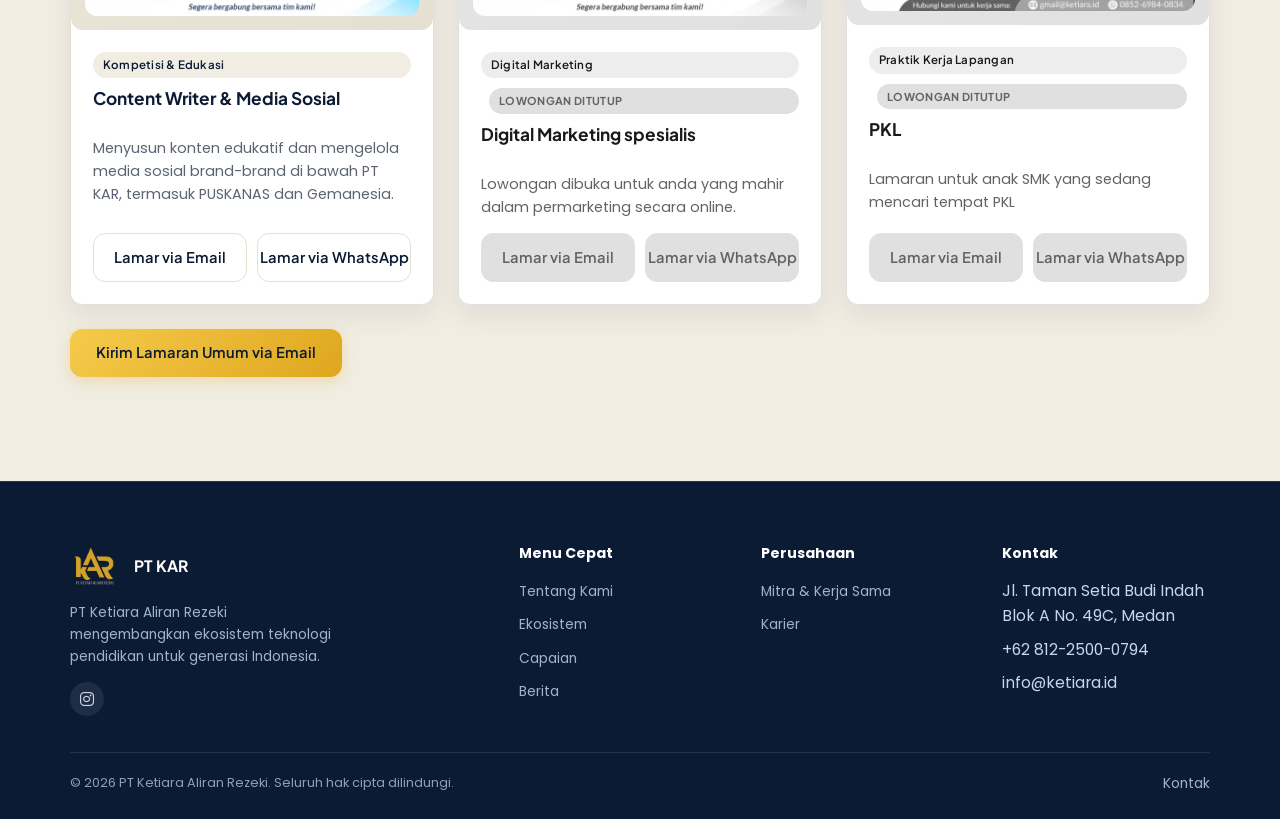
<file: pages/karier.html>
<!DOCTYPE html>
<html lang="id">
<head>
<meta charset="UTF-8">
<meta name="viewport" content="width=device-width, initial-scale=1.0">
<title>Karier - PT Ketiara Aliran Rezeki</title>
<meta name="description" content="Informasi karier, budaya kerja, dan lowongan di PT Ketiara Aliran Rezeki.">
<link rel="icon" href="../assets/icons/logo-pt-kar.png" type="image/png">
<meta property="og:title" content="Karier - PT Ketiara Aliran Rezeki">
<meta property="og:description" content="Informasi karier, budaya kerja, dan lowongan di PT Ketiara Aliran Rezeki.">
<meta property="og:type" content="website">
<link rel="stylesheet" href="../assets/css/style.css">
</head>
<body>
  <script src="../assets/js/navbar.js" data-active="karier"></script>

<section class="page-hero">
  <div class="container">
    <div class="breadcrumb"><a href="../index.html">Beranda</a> / Karier</div>
    <h1>Karier di PT KAR</h1>
  </div>
</section>

<section class="section">
  <div class="container grid-2">
    <div>
      <span class="eyebrow">Budaya Kerja</span>
      <h2 class="section-title">Tumbuh Bersama PT KAR</h2>
      <p style="color:var(--muted)">Kami membangun lingkungan kerja yang kolaboratif, terbuka terhadap ide baru, dan berorientasi pada dampak nyata bagi dunia pendidikan Indonesia. Nilai integritas, inovasi, dan keunggulan menjadi landasan setiap pekerjaan yang kami lakukan.</p>

      <div class="value-badges" style="display:flex;flex-wrap:wrap;gap:10px;margin-top:20px">
        <span class="tag"><i class="fa-solid fa-handshake" style="margin-right:6px;color:var(--gold)"></i>Integritas</span>
        <span class="tag"><i class="fa-solid fa-lightbulb" style="margin-right:6px;color:var(--gold)"></i>Inovasi</span>
        <span class="tag"><i class="fa-solid fa-star" style="margin-right:6px;color:var(--gold)"></i>Keunggulan</span>
        <span class="tag"><i class="fa-solid fa-people-group" style="margin-right:6px;color:var(--gold)"></i>Kolaborasi</span>
      </div>

      <p style="color:var(--muted);margin-top:20px"><strong style="color:var(--navy)">Lingkungan Kerja:</strong> Karyawan bekerja dalam tim yang saling mendukung dengan komunikasi terbuka antar divisi, didukung jam kerja yang jelas, ruang untuk berkembang, serta berbagai kegiatan kebersamaan seperti senam pagi, family gathering, dan pengajian rutin untuk menjaga keseimbangan kerja dan kehidupan pribadi.</p>
    </div>
    <div class="career-slideshow" id="karierSlideshow" role="region" aria-label="Galeri foto kegiatan karyawan" aria-roledescription="carousel">
      <div class="career-slide active"><img src="../assets/icons/kegiatan-csr.webp" alt="Kegiatan tim PT KAR" loading="lazy"><span class="career-slide-caption">Kegiatan CSR PT KAR bersama masyarakat sekitar</span></div>
      <div class="career-slide"><img src="../assets/icons/kegiatan-family-gathering.webp" alt="Suasana kantor PT KAR" loading="lazy"><span class="career-slide-caption">Family Gathering, mempererat kebersamaan tim</span></div>
      <div class="career-slide"><img src="../assets/icons/kegiatan-pengajian.webp" alt="Kolaborasi proyek di PT KAR" loading="lazy"><span class="career-slide-caption">Pengajian rutin, memperkuat nilai spiritual bersama</span></div>
      <div class="career-slide"><img src="../assets/icons/kegiatan-rapat-kerja.webp" alt="Acara perusahaan PT KAR" loading="lazy"><span class="career-slide-caption">Rapat kerja, menyusun strategi dan target perusahaan</span></div>
      <div class="career-slide"><img src="../assets/icons/kegiatan-senam.webp" alt="Budaya kerja PT KAR" loading="lazy"><span class="career-slide-caption">Senam pagi bersama, menjaga kebugaran dan semangat tim</span></div>
      <button type="button" class="career-slideshow-arrow prev" aria-label="Foto sebelumnya">
        <i class="fa-solid fa-chevron-left" aria-hidden="true"></i>
      </button>
      <button type="button" class="career-slideshow-arrow next" aria-label="Foto berikutnya">
        <i class="fa-solid fa-chevron-right" aria-hidden="true"></i>
      </button>
      <div class="career-slideshow-dots" role="tablist" aria-label="Pilih slide">
        <button type="button" class="dot active" role="tab" aria-selected="true" aria-label="Slide 1" data-index="0"></button>
        <button type="button" class="dot" role="tab" aria-selected="false" aria-label="Slide 2" data-index="1"></button>
        <button type="button" class="dot" role="tab" aria-selected="false" aria-label="Slide 3" data-index="2"></button>
        <button type="button" class="dot" role="tab" aria-selected="false" aria-label="Slide 4" data-index="3"></button>
        <button type="button" class="dot" role="tab" aria-selected="false" aria-label="Slide 5" data-index="4"></button>
      </div>
    </div>
  </div>
</section>

<section class="section section-alt">
  <div class="container">
    <span class="eyebrow">Lowongan</span>
    <h2 class="section-title">Posisi yang Tersedia</h2>
    <p class="section-desc">Berikut posisi yang sedang kami buka. Lamaran dapat dikirimkan melalui saluran yang tertera pada masing-masing posisi.</p>

    <!--
      DAFTAR LOWONGAN (.job-card)
      ============================================================
      EMAIL HR: hrdketiaraaliranrezeki@gmail.com — INI BERBEDA dari email
      umum perusahaan (info@ketiara.id) yang dipakai di halaman lain. Email
      ini KHUSUS untuk lamaran kerja, muncul di 4 tempat pada halaman ini
      (3 kartu lowongan + 1 tombol "Kirim Lamaran Umum" di bawah). Ganti di
      SEMUA tempat itu jika email HR berubah.

      NOMOR WHATSAPP LAMARAN: 6285269840834 — nomor ini SAMA dengan nomor
      WA tombol melayang & footer (lihat assets/js/footer.js), BUKAN nomor
      yang dipakai form kontak di pages/kontak.html.

      CARA MENAMBAH LOWONGAN BARU:
      Salin satu blok <div class="card job-card">...</div>, ubah gambar,
      kategori (<span class="tag">), judul posisi (<h3>), deskripsi (<p>),
      dan link email/WhatsApp jika perlu.

      CARA MENUTUP/MENGHAPUS LOWONGAN:
      - Untuk menandai "Ditutup" tapi tetap ditampilkan: tambahkan class
        "job-card--closed" pada <div class="card ..."> dan tambahkan
        <span class="job-status-closed">Lowongan Ditutup</span> (contoh:
        lihat 2 kartu di bawah yang sudah berstatus tertutup).
      - Untuk menghapus total dari halaman: hapus saja blok kartunya.
      ============================================================
    -->
    <div class="grid-3">
      <div class="card job-card">
        <div class="job-card-image"><img src="../assets/icons/lowongan_1.webp" alt="lowongan"></div>
        <div class="card-body">
          <span class="tag">Kompetisi & Edukasi</span>
          <h3>Content Writer &amp; Media Sosial</h3>
          <p>Menyusun konten edukatif dan mengelola media sosial brand-brand di bawah PT KAR, termasuk PUSKANAS dan Gemanesia.</p>
          <div class="job-card-actions">
            <a href="mailto:hrdketiaraaliranrezeki@gmail.com?subject=..." class="btn btn-outline-navy">Lamar via Email</a>
            <a href="https://wa.me/6285269840834?text=..." target="_blank" rel="noopener" class="btn btn-outline-navy">Lamar via WhatsApp</a>
          </div>
        </div>
      </div>

      <div class="card job-card--closed">
        <div class="job-card-image"><img src="../assets/icons/lowongan_1.webp" alt="lowongan"></div>
        <div class="card-body">
          <span class="tag">Digital Marketing</span>
          <span class="job-status-closed">Lowongan Ditutup</span>
          <h3>Digital Marketing spesialis</h3>
          <p>Lowongan dibuka untuk anda yang mahir dalam permarketing secara online.</p>
          <div class="job-card-actions">
            <a href="mailto:hrdketiaraaliranrezeki@gmail.com?subject=..." class="btn btn-outline-navy">Lamar via Email</a>
            <a href="https://wa.me/6285269840834?text=..." target="_blank" rel="noopener" class="btn btn-outline-navy">Lamar via WhatsApp</a>
          </div>
        </div>
      </div>

      <div class="card job-card job-card--closed">
        <div class="job-card-image"><img src="../assets/icons/lowongan_2.webp" alt="lowongan"></div>
        <div class="card-body">
          <span class="tag">Praktik Kerja Lapangan</span>
          <span class="job-status-closed">Lowongan Ditutup</span>
          <h3>PKL</h3>
          <p>Lamaran untuk anak SMK yang sedang mencari tempat PKL</p>
          <div class="job-card-actions">
            <a href="mailto:hrdketiaraaliranrezeki@gmail.com?subject=..." class="btn btn-outline-navy">Lamar via Email</a>
            <a href="https://wa.me/6285269840834?text=..." target="_blank" rel="noopener" class="btn btn-outline-navy">Lamar via WhatsApp</a>
          </div>
        </div>
      </div>
    </div>

    <div style="margin-top:24px">
      <a href="mailto:hrdketiaraaliranrezeki@gmail.com" class="btn btn-primary">Kirim Lamaran Umum via Email</a>
    </div>
  </div>
</section>

<script src="../assets/js/footer.js"></script>
<script src="../assets/js/script.js"></script>
</body>
</html>
</file>
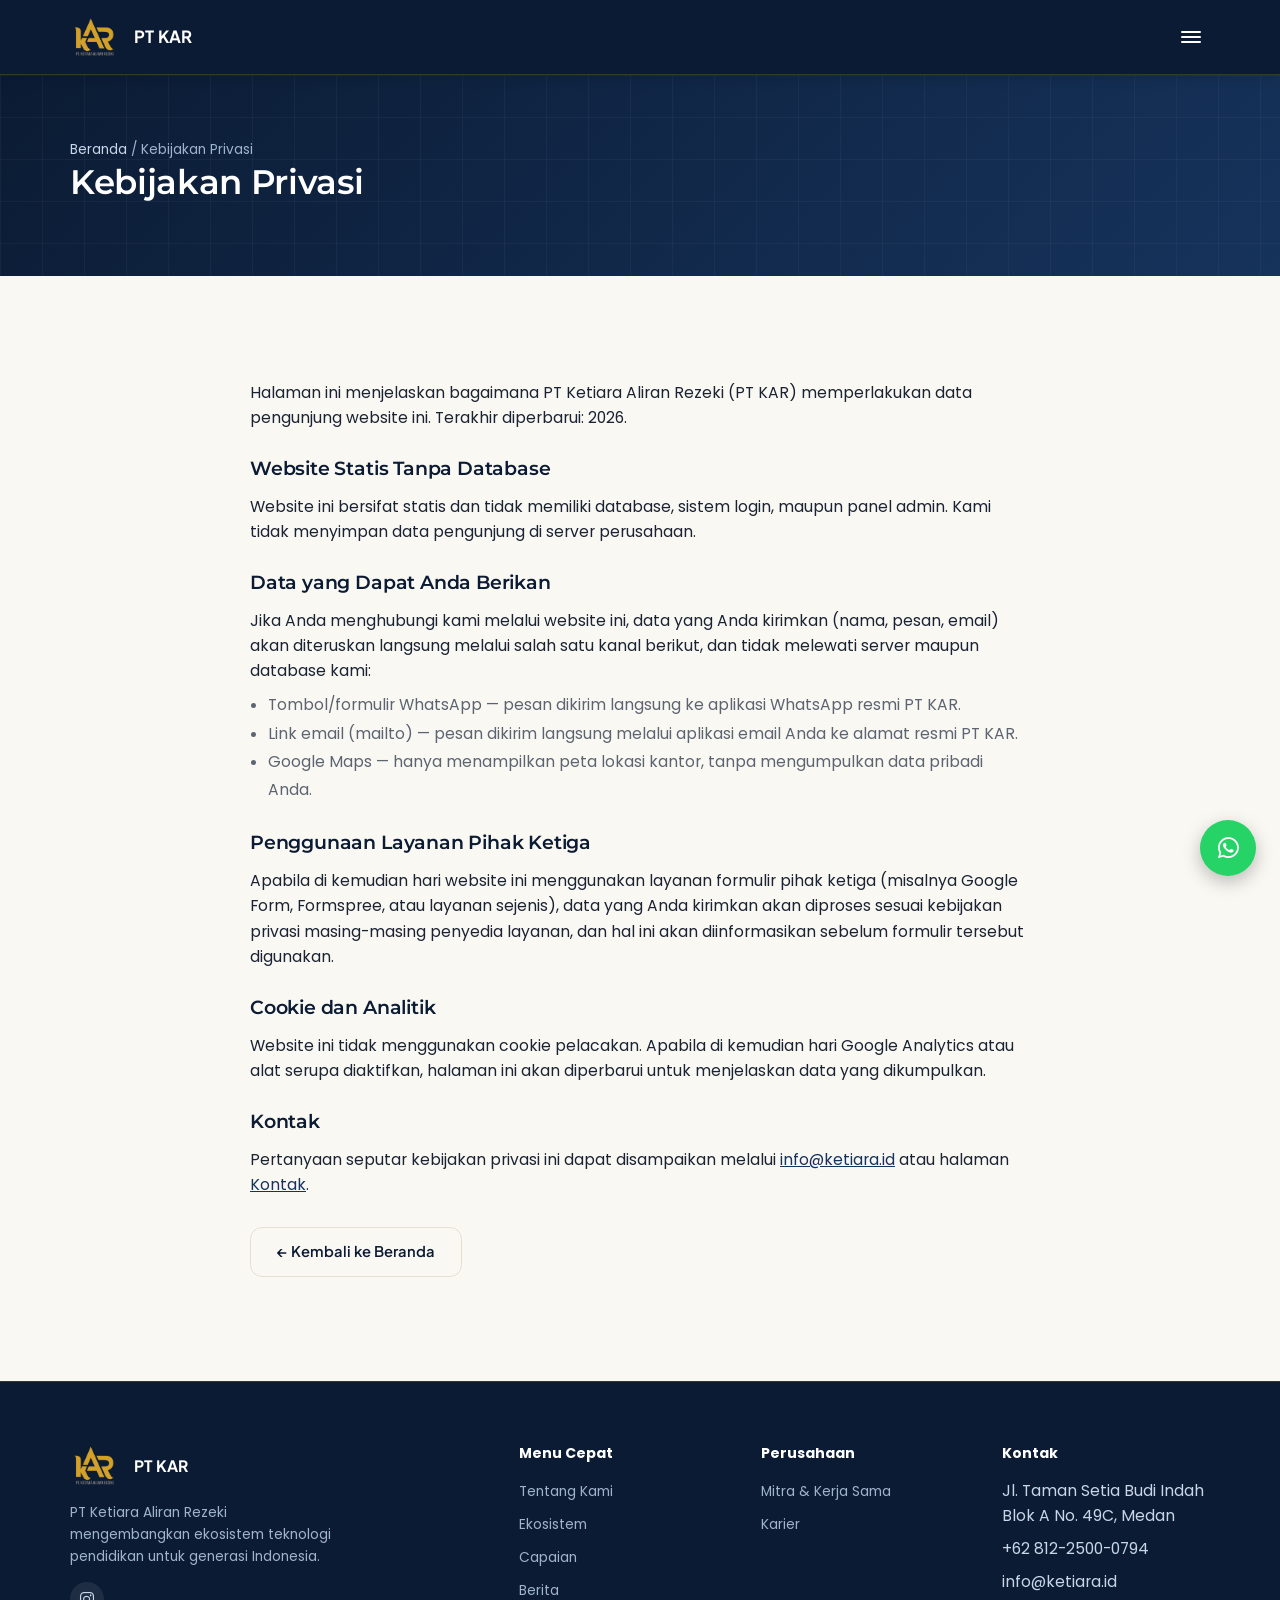
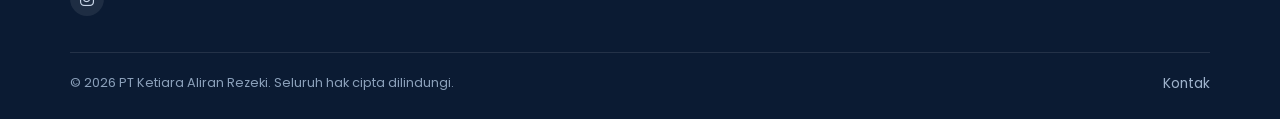
<file: pages/kebijakan-privasi.html>
<!DOCTYPE html>
<html lang="id">
<head>
<meta charset="UTF-8">
<meta name="viewport" content="width=device-width, initial-scale=1.0">
<title>Kebijakan Privasi - PT Ketiara Aliran Rezeki</title>
<meta name="description" content="Kebijakan privasi PT Ketiara Aliran Rezeki mengenai pengelolaan data pengunjung website.">
<link rel="icon" href="../assets/icons/logo-pt-kar.png" type="image/png">
<meta property="og:title" content="Kebijakan Privasi - PT Ketiara Aliran Rezeki">
<meta property="og:description" content="Kebijakan privasi PT Ketiara Aliran Rezeki mengenai pengelolaan data pengunjung website.">
<meta property="og:type" content="website">
<link rel="stylesheet" href="../assets/css/style.css">
</head>
<body>
  <script src="../assets/js/navbar.js"></script>

<section class="page-hero">
  <div class="container">
    <div class="breadcrumb"><a href="../index.html">Beranda</a> / Kebijakan Privasi</div>
    <h1>Kebijakan Privasi</h1>
  </div>
</section>

<section class="section">
  <div class="container" style="max-width:820px">
    <p style="margin-bottom:16px;color:var(--text)">Halaman ini menjelaskan bagaimana PT Ketiara Aliran Rezeki (PT KAR) memperlakukan data pengunjung website ini. Terakhir diperbarui: 2026.</p>

    <h2 class="section-title" style="font-size:1.2rem;margin-top:26px">Website Statis Tanpa Database</h2>
    <p style="margin-bottom:16px;color:var(--text)">Website ini bersifat statis dan tidak memiliki database, sistem login, maupun panel admin. Kami tidak menyimpan data pengunjung di server perusahaan.</p>

    <h2 class="section-title" style="font-size:1.2rem;margin-top:26px">Data yang Dapat Anda Berikan</h2>
    <p style="margin-bottom:8px;color:var(--text)">Jika Anda menghubungi kami melalui website ini, data yang Anda kirimkan (nama, pesan, email) akan diteruskan langsung melalui salah satu kanal berikut, dan tidak melewati server maupun database kami:</p>
    <ul style="color:var(--muted);padding-left:18px;margin-bottom:16px;line-height:1.8">
      <li>Tombol/formulir WhatsApp — pesan dikirim langsung ke aplikasi WhatsApp resmi PT KAR.</li>
      <li>Link email (mailto) — pesan dikirim langsung melalui aplikasi email Anda ke alamat resmi PT KAR.</li>
      <li>Google Maps — hanya menampilkan peta lokasi kantor, tanpa mengumpulkan data pribadi Anda.</li>
    </ul>

    <h2 class="section-title" style="font-size:1.2rem;margin-top:26px">Penggunaan Layanan Pihak Ketiga</h2>
    <p style="margin-bottom:16px;color:var(--text)">Apabila di kemudian hari website ini menggunakan layanan formulir pihak ketiga (misalnya Google Form, Formspree, atau layanan sejenis), data yang Anda kirimkan akan diproses sesuai kebijakan privasi masing-masing penyedia layanan, dan hal ini akan diinformasikan sebelum formulir tersebut digunakan.</p>

    <h2 class="section-title" style="font-size:1.2rem;margin-top:26px">Cookie dan Analitik</h2>
    <p style="margin-bottom:16px;color:var(--text)">Website ini tidak menggunakan cookie pelacakan. Apabila di kemudian hari Google Analytics atau alat serupa diaktifkan, halaman ini akan diperbarui untuk menjelaskan data yang dikumpulkan.</p>

    <h2 class="section-title" style="font-size:1.2rem;margin-top:26px">Kontak</h2>
    <!-- Email umum perusahaan — samakan dengan pages/kontak.html, footer.js, dan pages/mitra.html jika berubah. -->
    <p style="margin-bottom:30px;color:var(--text)">Pertanyaan seputar kebijakan privasi ini dapat disampaikan melalui <a href="mailto:info@ketiara.id" style="color:var(--navy-2)">info@ketiara.id</a> atau halaman <a href="kontak.html" style="color:var(--navy-2)">Kontak</a>.</p>

    <a href="../index.html" class="btn btn-outline-navy">← Kembali ke Beranda</a>
  </div>
</section>

<script src="../assets/js/footer.js"></script>
<script src="../assets/js/script.js"></script>
</body>
</html>
</file>
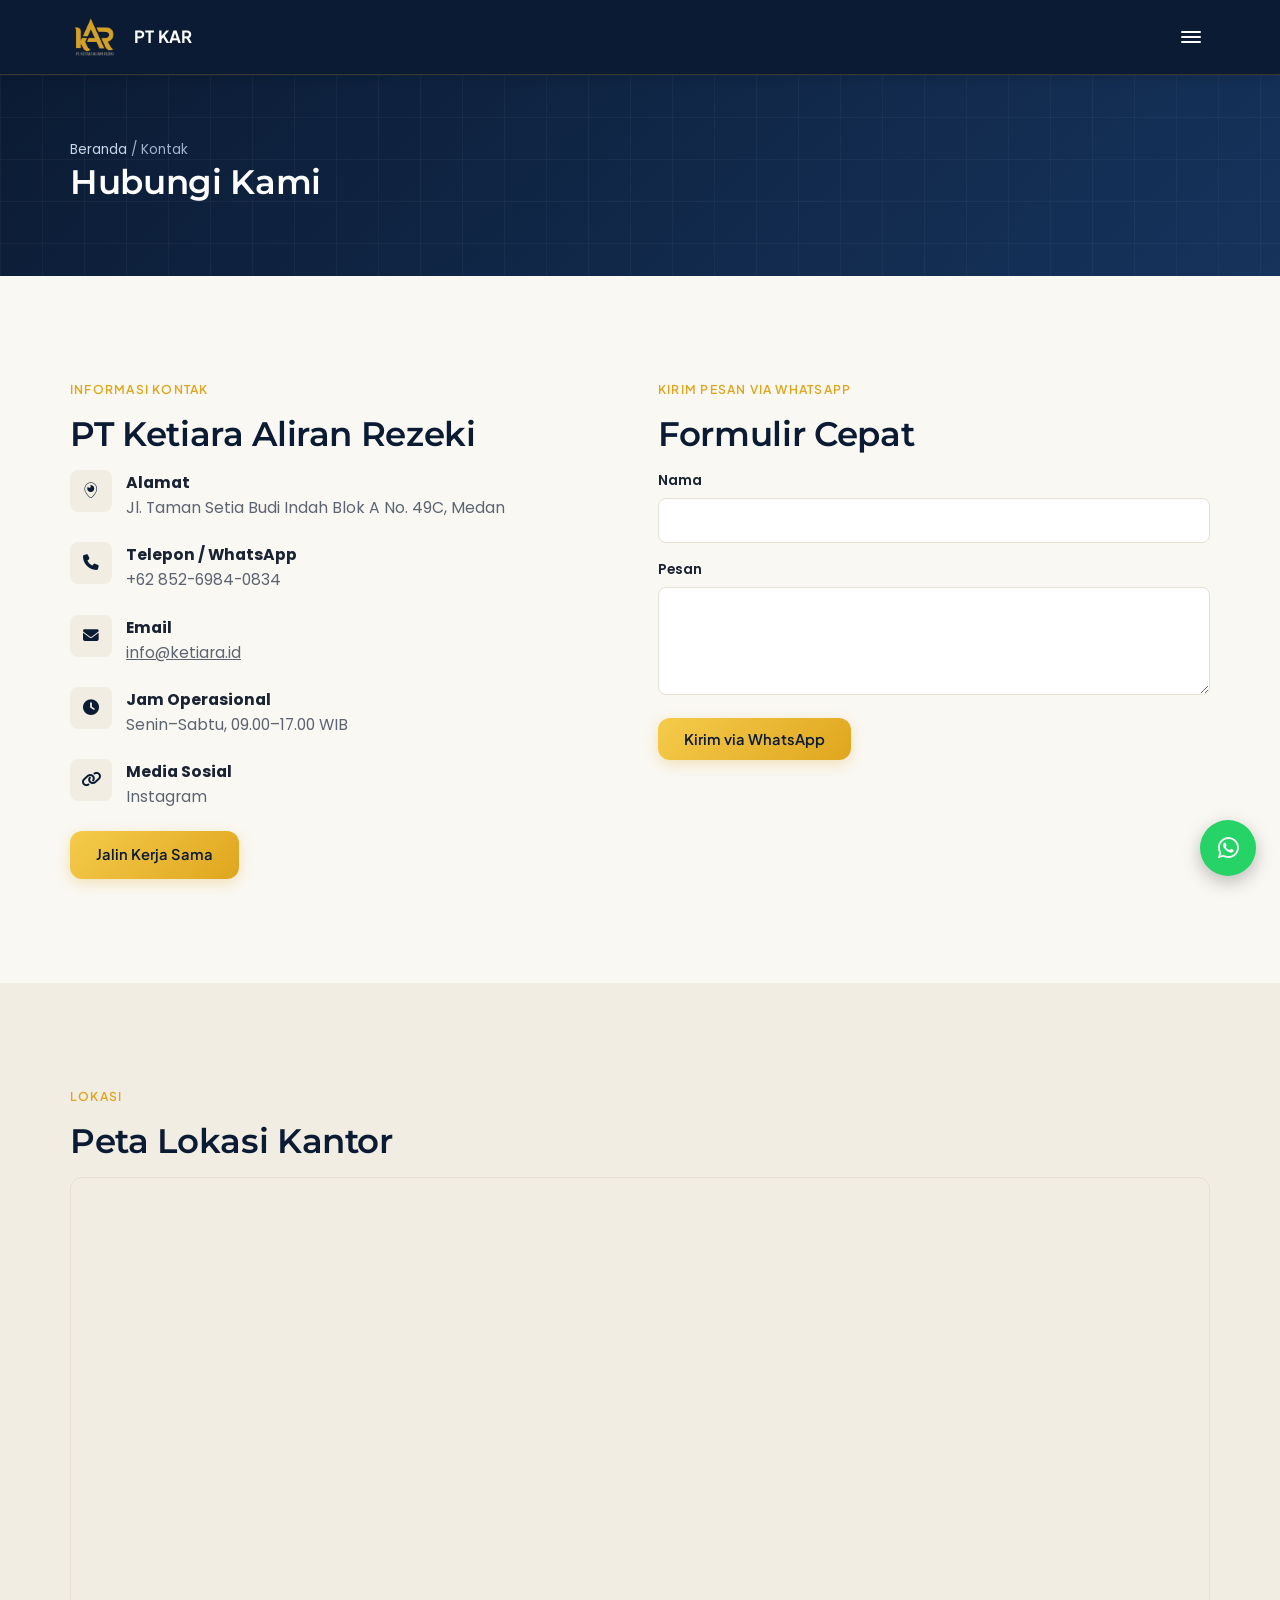
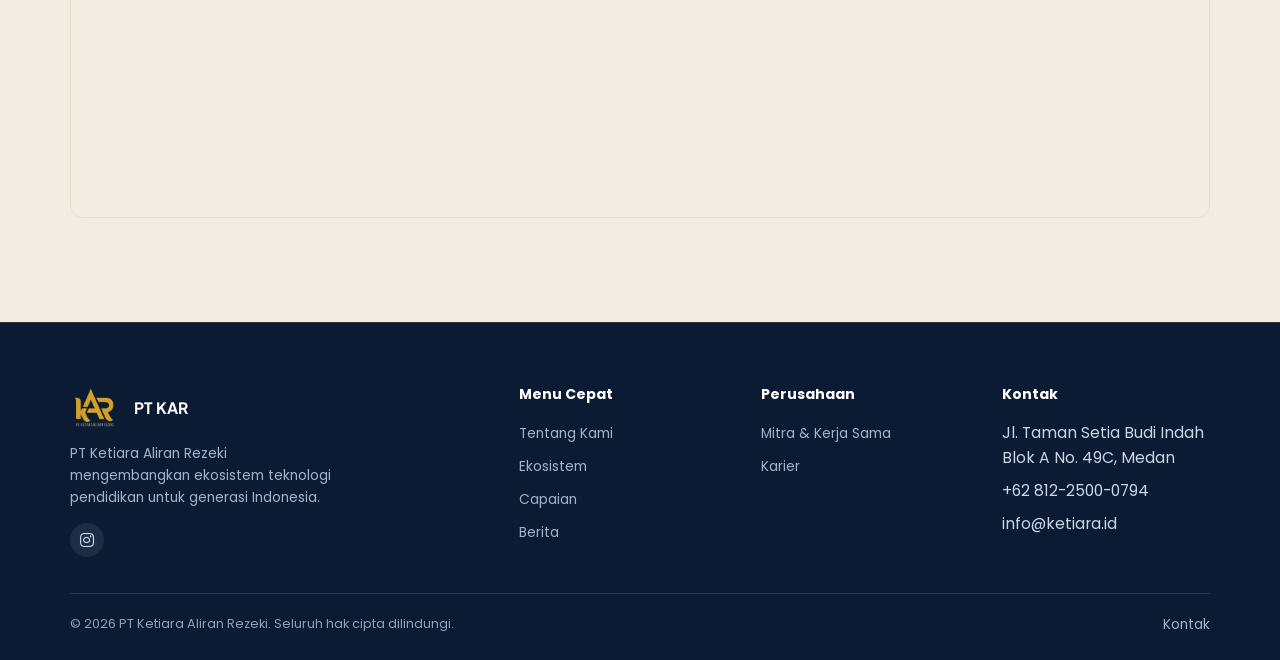
<file: pages/kontak.html>
<!DOCTYPE html>
<html lang="id">
<head>
<meta charset="UTF-8">
<meta name="viewport" content="width=device-width, initial-scale=1.0">
<title>Kontak - PT Ketiara Aliran Rezeki</title>
<meta name="description" content="Hubungi PT Ketiara Aliran Rezeki melalui WhatsApp, email, atau kunjungi kantor kami.">
<link rel="icon" href="../assets/icons/logo-pt-kar.png" type="image/png">
<meta property="og:title" content="Kontak - PT Ketiara Aliran Rezeki">
<meta property="og:description" content="Hubungi PT Ketiara Aliran Rezeki melalui WhatsApp, email, atau kunjungi kantor kami.">
<meta property="og:type" content="website">
<link rel="stylesheet" href="../assets/css/style.css">
</head>
<body>
  <script src="../assets/js/navbar.js" data-active="kontak"></script>

<section class="page-hero">
  <div class="container">
    <div class="breadcrumb"><a href="../index.html">Beranda</a> / Kontak</div>
    <h1>Hubungi Kami</h1>
  </div>
</section>

<section class="section">
  <div class="container contact-grid">
    <div>
      <span class="eyebrow">Informasi Kontak</span>
      <h2 class="section-title">PT Ketiara Aliran Rezeki</h2>
      <!-- Alamat kantor. Ganti teks di dalam <span> jika kantor pindah. -->
      <div class="contact-info-item"><div class="contact-icon"><i class="fa-brands fa-periscope"></i></div><div><strong>Alamat</strong><br><span style="color:var(--muted)">Jl. Taman Setia Budi Indah Blok A No. 49C, Medan</span></div></div>
      <!--
        NOMOR TELEPON/WHATSAPP UTAMA (yang tampil sebagai teks biasa di sini).
        PENTING — nomor ini HANYA teks tampilan, bukan tautan aktif.
        Nomor WhatsApp AKTIF (tombol chat WA melayang, footer, & halaman
        Karier) diatur TERPISAH di assets/js/footer.js dan pages/karier.html.
        Jika mengganti nomor WhatsApp resmi perusahaan, ubah di SEMUA tempat
        berikut agar konsisten (lihat PANDUAN-PENGEDITAN.docx bagian
        "Cara Mengganti Nomor WhatsApp"):
          1. Teks di bawah ini (format +62 xxx-xxxx-xxxx)
          2. assets/js/footer.js (tombol WA melayang di semua halaman)
          3. pages/karier.html (3 tautan "Lamar via WhatsApp")
          4. assets/js/script.js (nomor untuk form kontak di bawah halaman ini)
      -->
      <div class="contact-info-item"><div class="contact-icon"><i class="fa-solid fa-phone"></i></div><div><strong>Telepon / WhatsApp</strong><br><span style="color:var(--muted)">+62 852-6984-0834</span></div></div>
      <!--
        EMAIL UMUM PERUSAHAAN — dipakai untuk komunikasi umum (bukan HR).
        Muncul juga di: footer.js, pages/kebijakan-privasi.html, pages/mitra.html.
        Ganti "info@ketiara.id" di SEMUA file tersebut jika email berubah.
        (Email khusus lamaran kerja/HR ada terpisah, lihat pages/karier.html.)
      -->
      <div class="contact-info-item"><div class="contact-icon"><i class="fa-solid fa-envelope"></i></div><div><strong>Email</strong><br><a href="mailto:info@ketiara.id" style="color:var(--muted)">info@ketiara.id</a></div></div>
      <div class="contact-info-item"><div class="contact-icon"><i class="fa-solid fa-clock"></i></div><div><strong>Jam Operasional</strong><br><span style="color:var(--muted)">Senin–Sabtu, 09.00–17.00 WIB</span></div></div>
      <div class="contact-info-item"><div class="contact-icon"><i class="fa-solid fa-link"></i></div><div><strong>Media Sosial</strong><br><span style="color:var(--muted)">Instagram</span></div></div>
      <a href="mitra.html" class="btn btn-primary">Jalin Kerja Sama</a>
    </div>

    <div>
      <!--
        FORM KIRIM PESAN VIA WHATSAPP
        Saat pengguna mengisi form ini dan menekan "Kirim via WhatsApp",
        JavaScript (assets/js/script.js, cari "waForm") akan membuka
        WhatsApp dengan nomor tujuan yang ditulis di file tersebut
        (variabel "nomor"), BUKAN nomor yang tertulis di atas sebagai teks.
        Jika mengganti nomor WhatsApp perusahaan, jangan lupa ubah juga
        nomor di assets/js/script.js supaya form ini mengirim ke nomor
        yang benar.
      -->
      <span class="eyebrow">Kirim Pesan via WhatsApp</span>
      <h2 class="section-title">Formulir Cepat</h2>
      <form id="wa-form">
        <div class="form-group"><label for="wa-nama">Nama</label><input type="text" id="wa-nama" required></div>
        <div class="form-group"><label for="wa-pesan">Pesan</label><textarea id="wa-pesan" rows="4" required></textarea></div>
        <button type="submit" class="btn btn-primary">Kirim via WhatsApp</button>
      </form>
      </div>
  </div>
</section>

<section class="section section-alt">
  <div class="container">
    <!--
      PETA LOKASI (Google Maps Embed)
      Cara mengganti lokasi:
      1. Buka Google Maps, cari alamat kantor yang benar.
      2. Klik "Bagikan" -> "Sematkan peta" (Embed a map) -> salin kode HTML
         yang diberikan Google (berupa tag <iframe ...>).
      3. Ganti seluruh tag <iframe> di bawah ini dengan kode baru dari Google.
    -->
    <span class="eyebrow">Lokasi</span>
    <h2 class="section-title">Peta Lokasi Kantor</h2>
    <div class="map-frame">
      <iframe src="https://www.google.com/maps/embed?pb=!1m18!1m12!1m3!1d186.01152847520024!2d98.6399253841887!3d3.5707773804803424!2m3!1f0!2f0!3f0!3m2!1i1024!2i768!4f13.1!3m3!1m2!1s0x30312fc876f3c2c3%3A0x278f4f6640f69b48!2sRIZHAQI%20LAUNDRY!5e1!3m2!1sid!2sid!4v1784090551232!5m2!1sid!2sid" width="600" height="450" style="border:0;" allowfullscreen="" loading="lazy" referrerpolicy="strict-origin-when-cross-origin"></iframe>    </div>
  </div>
</section>

<script src="../assets/js/footer.js"></script>
<script src="../assets/js/script.js"></script>
</body>
</html>
</file>
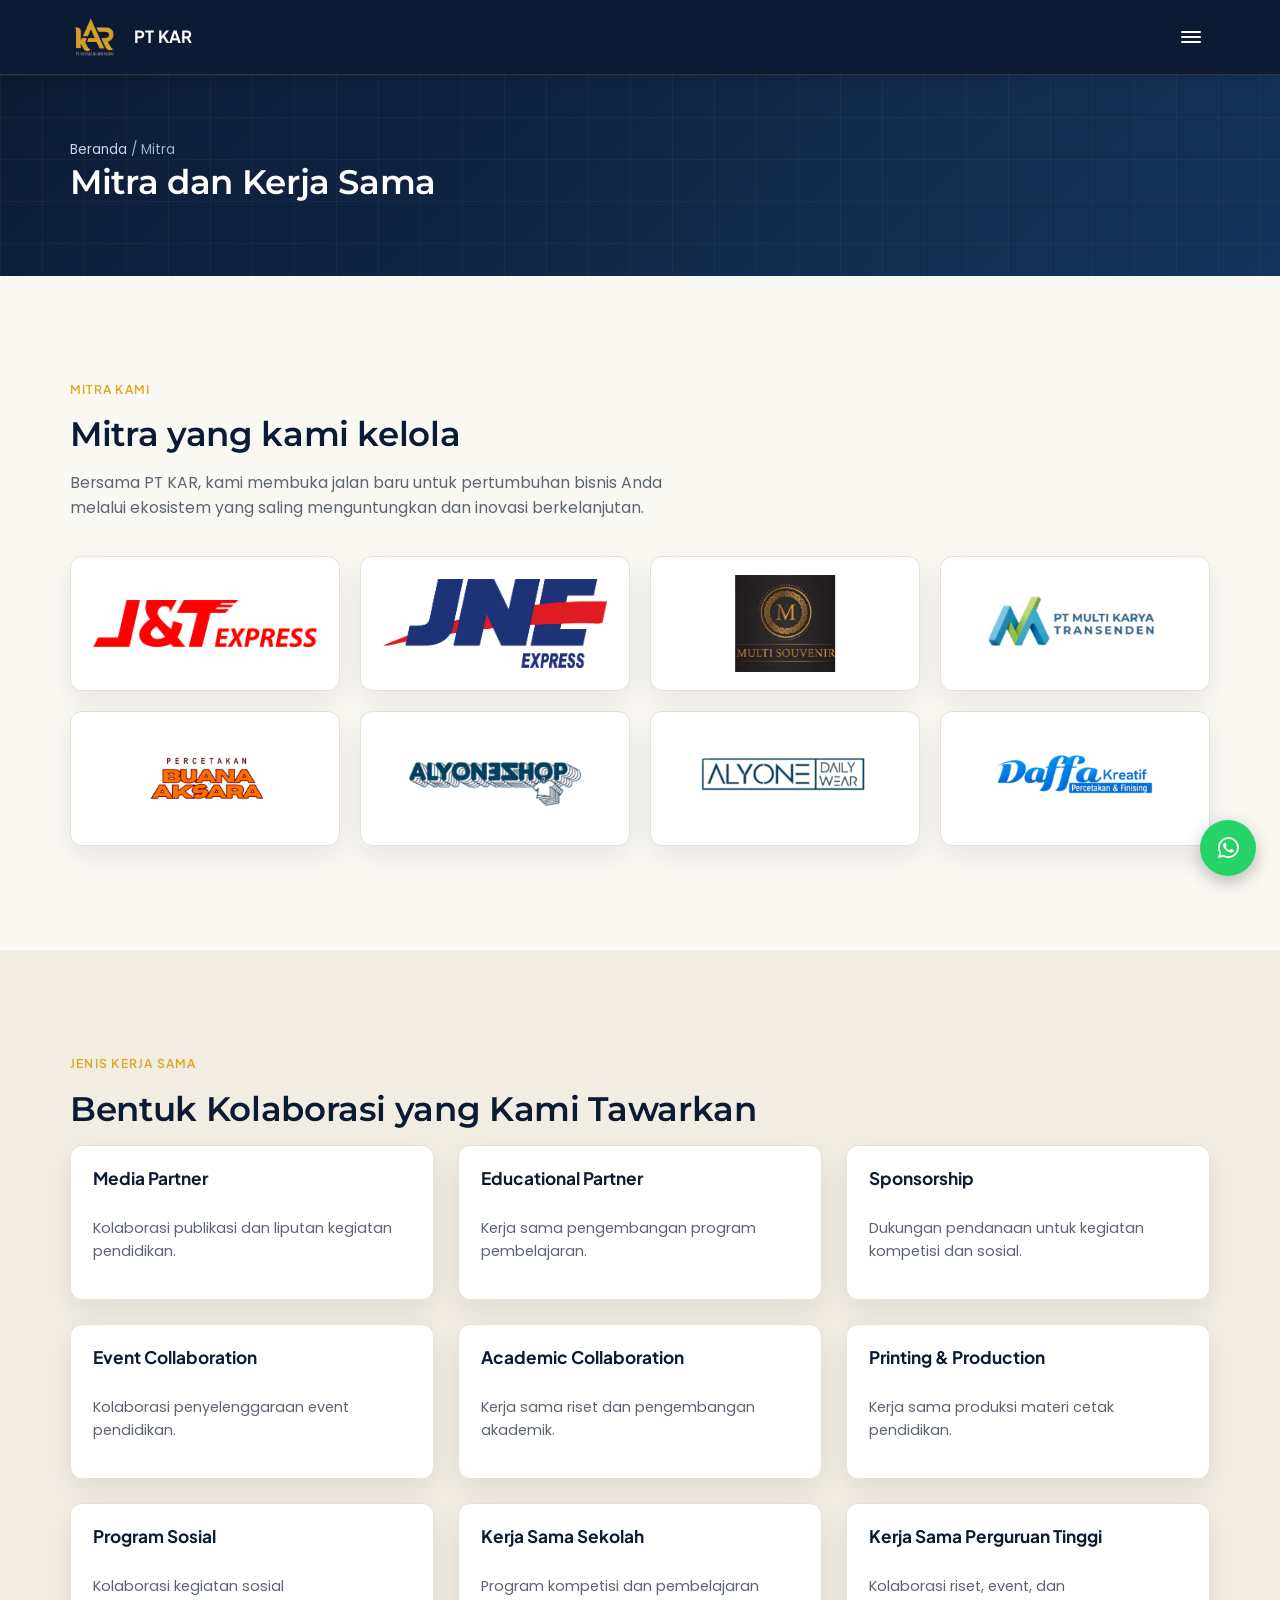
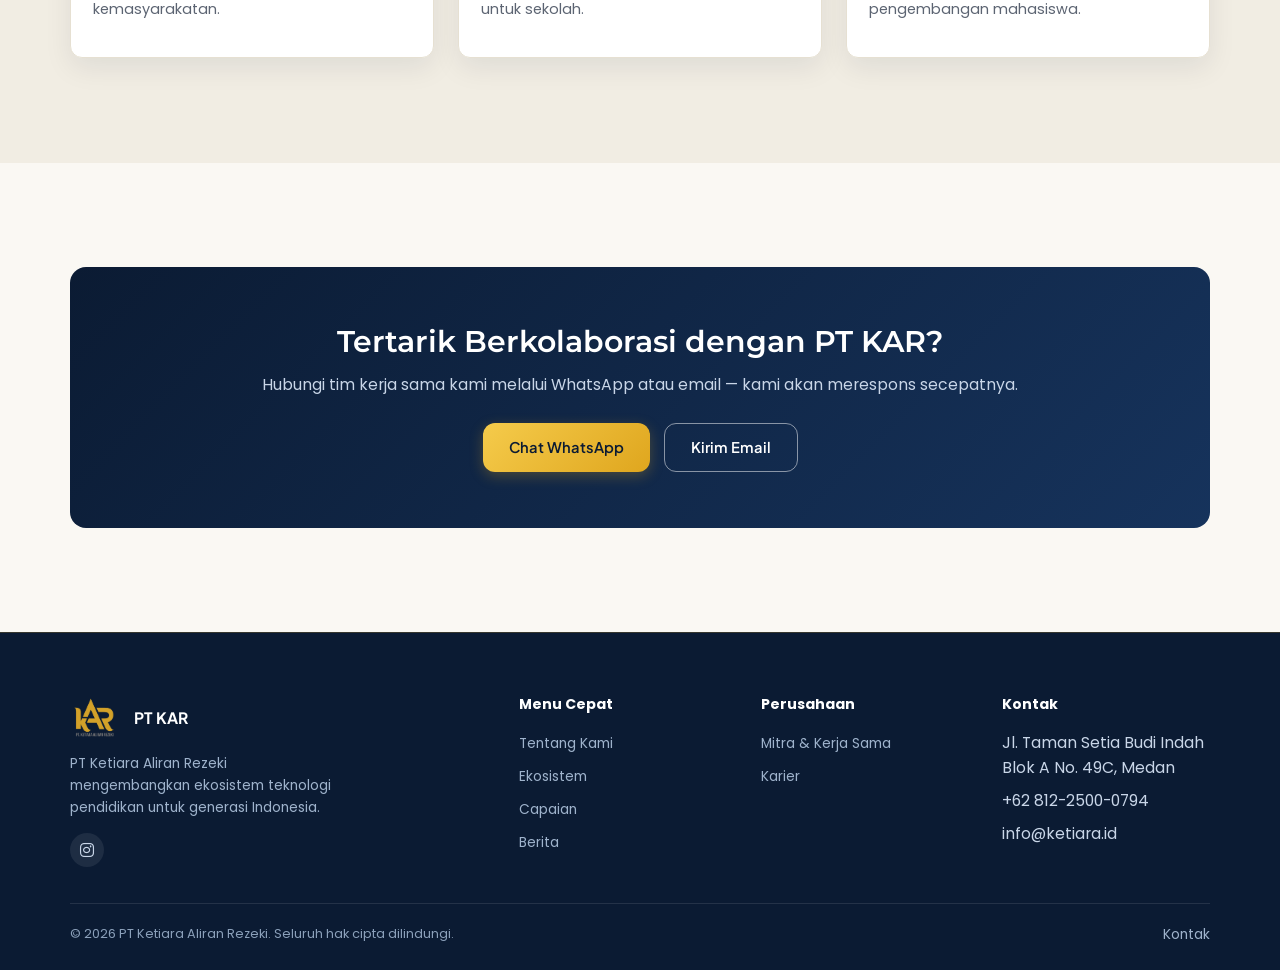
<file: pages/mitra.html>
<!DOCTYPE html>
<html lang="id">
<head>
<meta charset="UTF-8">
<meta name="viewport" content="width=device-width, initial-scale=1.0">
<title>Mitra dan Kerja Sama - PT Ketiara Aliran Rezeki</title>
<meta name="description" content="Peluang kerja sama dengan PT Ketiara Aliran Rezeki: media partner, educational partner, sponsorship, dan kolaborasi akademik.">
<link rel="icon" href="../assets/icons/logo-pt-kar.png" type="image/png">
<meta property="og:title" content="Mitra dan Kerja Sama - PT Ketiara Aliran Rezeki">
<meta property="og:description" content="Peluang kerja sama dengan PT Ketiara Aliran Rezeki: media partner, educational partner, sponsorship, dan kolaborasi akademik.">
<meta property="og:type" content="website">
<link rel="stylesheet" href="../assets/css/style.css">
</head>
<body>
  <script src="../assets/js/navbar.js" data-active="mitra"></script>

<section class="page-hero">
  <div class="container">
    <div class="breadcrumb"><a href="../index.html">Beranda</a> / Mitra</div>
    <h1>Mitra dan Kerja Sama</h1>
  </div>
</section>

<section class="section">
  <div class="container">
    <span class="eyebrow">Mitra Kami</span>
    <h2 class="section-title">Mitra yang kami kelola</h2>
    <p class="section-desc">Bersama PT KAR, kami membuka jalan baru untuk pertumbuhan bisnis Anda melalui ekosistem yang saling menguntungkan dan inovasi berkelanjutan.</p>
    <div class="logo-grid">
      <div class="logo-box"><img src="../assets/icons/J&T_Express_logo.svg.webp" alt="Logo J&T"></div>
      <div class="logo-box"><img src="../assets/icons/Logo_JNE.png" alt="logo JNE"></div>
      <div class="logo-box"><img src="../assets/icons/logo-multi-souvenir.webp" alt="logo multi souvenir"></div>
      <div class="logo-box"><img src="../assets/icons/logo-pt-multi-karya.webp" alt="logo multi karya"></div>
      <div class="logo-box"><img src="../assets/icons/logo-busana-aksara.webp" alt="logo busana aksara"></div>
      <div class="logo-box"><img src="../assets/icons/logo-alyone-shop.webp" alt="logo aloyneshop"></div>
      <div class="logo-box"><img src="../assets/icons/logo-alyone-daily.webp" alt="logo alyone daily"></div>
      <div class="logo-box"><img src="../assets/icons/logo-daffa-kreatif.webp" alt="logo daffa kreatif"></div>
    </div>
  </div>
</section>

<section class="section section-alt">
  <div class="container">
    <span class="eyebrow">Jenis Kerja Sama</span>
    <h2 class="section-title">Bentuk Kolaborasi yang Kami Tawarkan</h2>
    <div class="grid-3 kerjasama-grid">
      <div class="card"><div class="card-body"><h3>Media Partner</h3><p>Kolaborasi publikasi dan liputan kegiatan pendidikan.</p></div></div>
      <div class="card"><div class="card-body"><h3>Educational Partner</h3><p>Kerja sama pengembangan program pembelajaran.</p></div></div>
      <div class="card"><div class="card-body"><h3>Sponsorship</h3><p>Dukungan pendanaan untuk kegiatan kompetisi dan sosial.</p></div></div>
      <div class="card"><div class="card-body"><h3>Event Collaboration</h3><p>Kolaborasi penyelenggaraan event pendidikan.</p></div></div>
      <div class="card"><div class="card-body"><h3>Academic Collaboration</h3><p>Kerja sama riset dan pengembangan akademik.</p></div></div>
      <div class="card"><div class="card-body"><h3>Printing & Production</h3><p>Kerja sama produksi materi cetak pendidikan.</p></div></div>
      <div class="card"><div class="card-body"><h3>Program Sosial</h3><p>Kolaborasi kegiatan sosial kemasyarakatan.</p></div></div>
      <div class="card"><div class="card-body"><h3>Kerja Sama Sekolah</h3><p>Program kompetisi dan pembelajaran untuk sekolah.</p></div></div>
      <div class="card"><div class="card-body"><h3>Kerja Sama Perguruan Tinggi</h3><p>Kolaborasi riset, event, dan pengembangan mahasiswa.</p></div></div>
    </div>
  </div>
</section>

<section class="section">
  <div class="container">
    <div class="cta">
      <h2>Tertarik Berkolaborasi dengan PT KAR?</h2>
      <p>Hubungi tim kerja sama kami melalui WhatsApp atau email — kami akan merespons secepatnya.</p>
      <!--
        Nomor WA (6285269840834) = nomor WA utama perusahaan, sama dengan
        tombol WA melayang (assets/js/footer.js) & halaman Karier.
        Email (info@ketiara.id) = email umum perusahaan, sama dengan
        pages/kontak.html & footer. Ganti di sini JUGA jika keduanya diganti.
      -->
      <div class="cta-actions">
        <a href="https://wa.me/6285269840834?text=Halo%20PT%20KAR%2C%20saya%20ingin%20menjalani%20kerja%20sama." target="_blank" class="btn btn-primary">Chat WhatsApp</a>
        <a href="mailto:info@ketiara.id" class="btn btn-outline">Kirim Email</a>
      </div>
    </div>
  </div>
</section>

<script src="../assets/js/footer.js"></script>
<script src="../assets/js/script.js"></script>
</body>
</html>
</file>
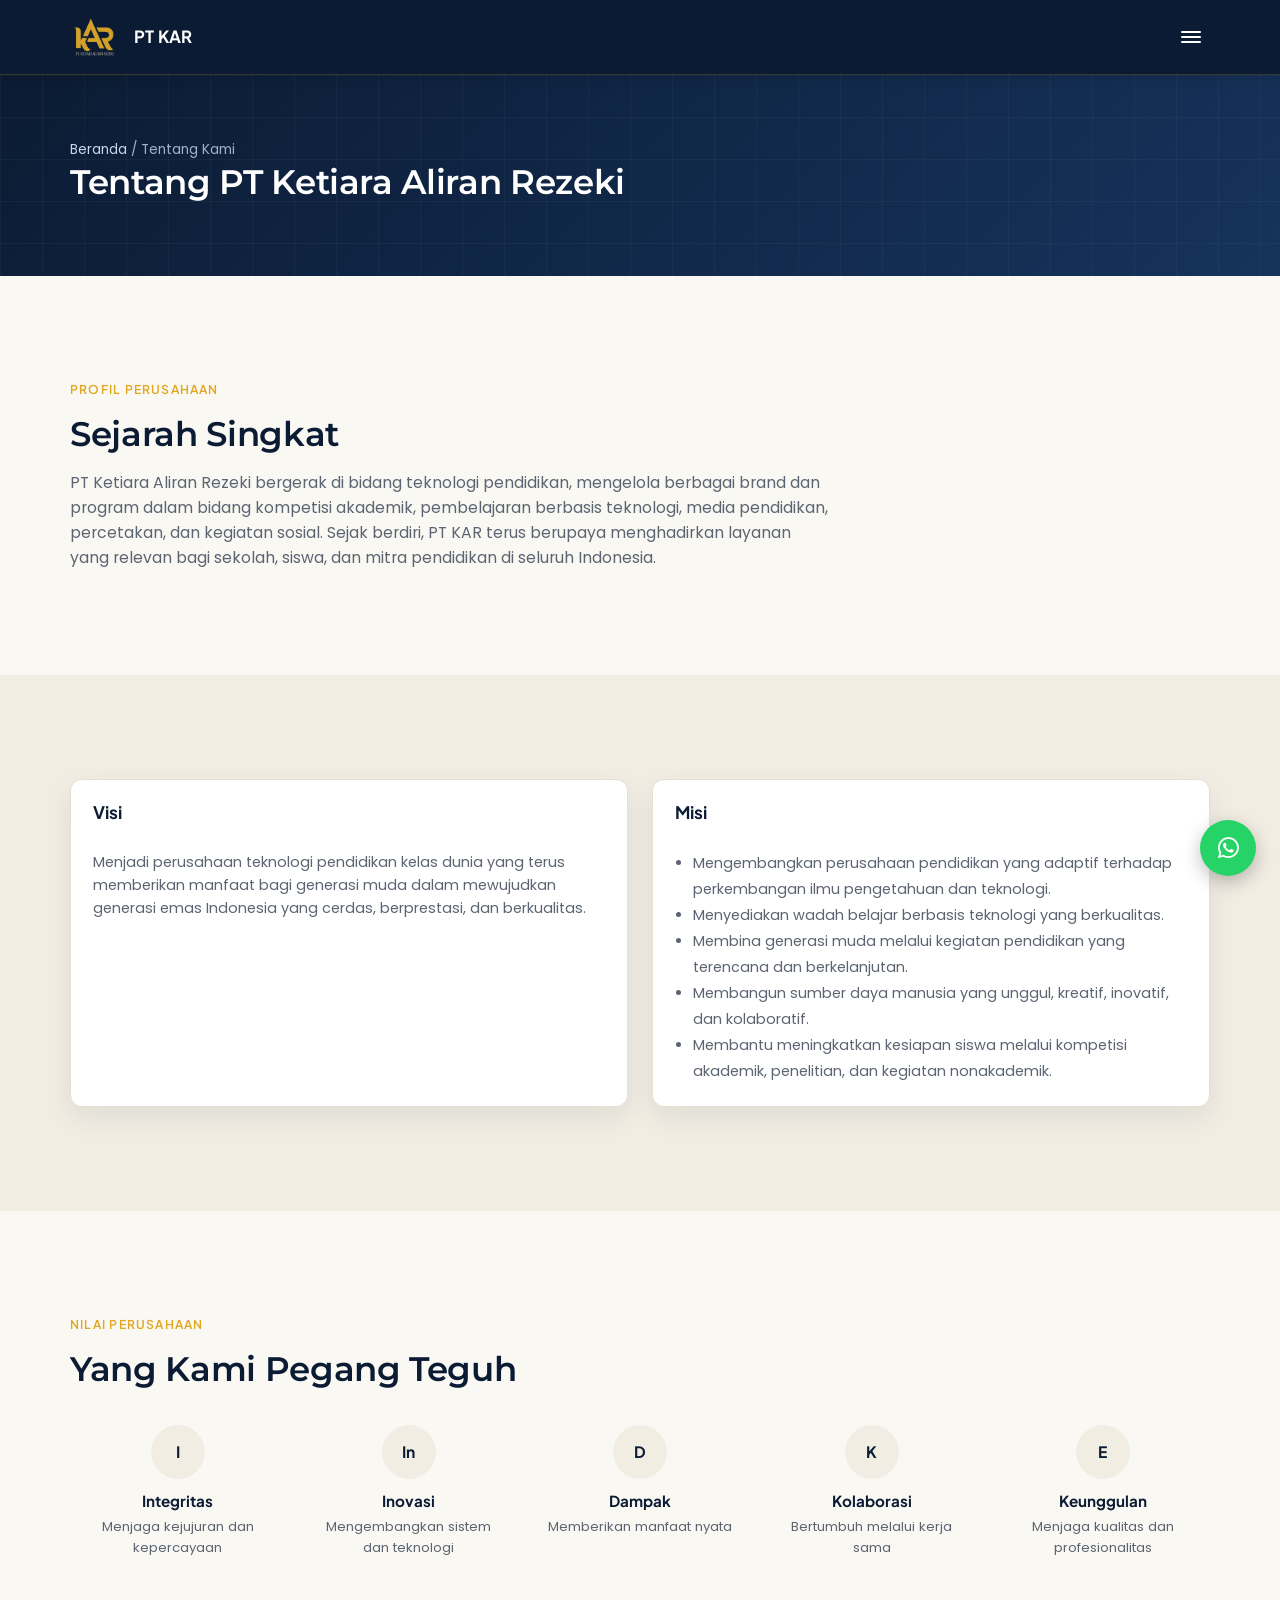
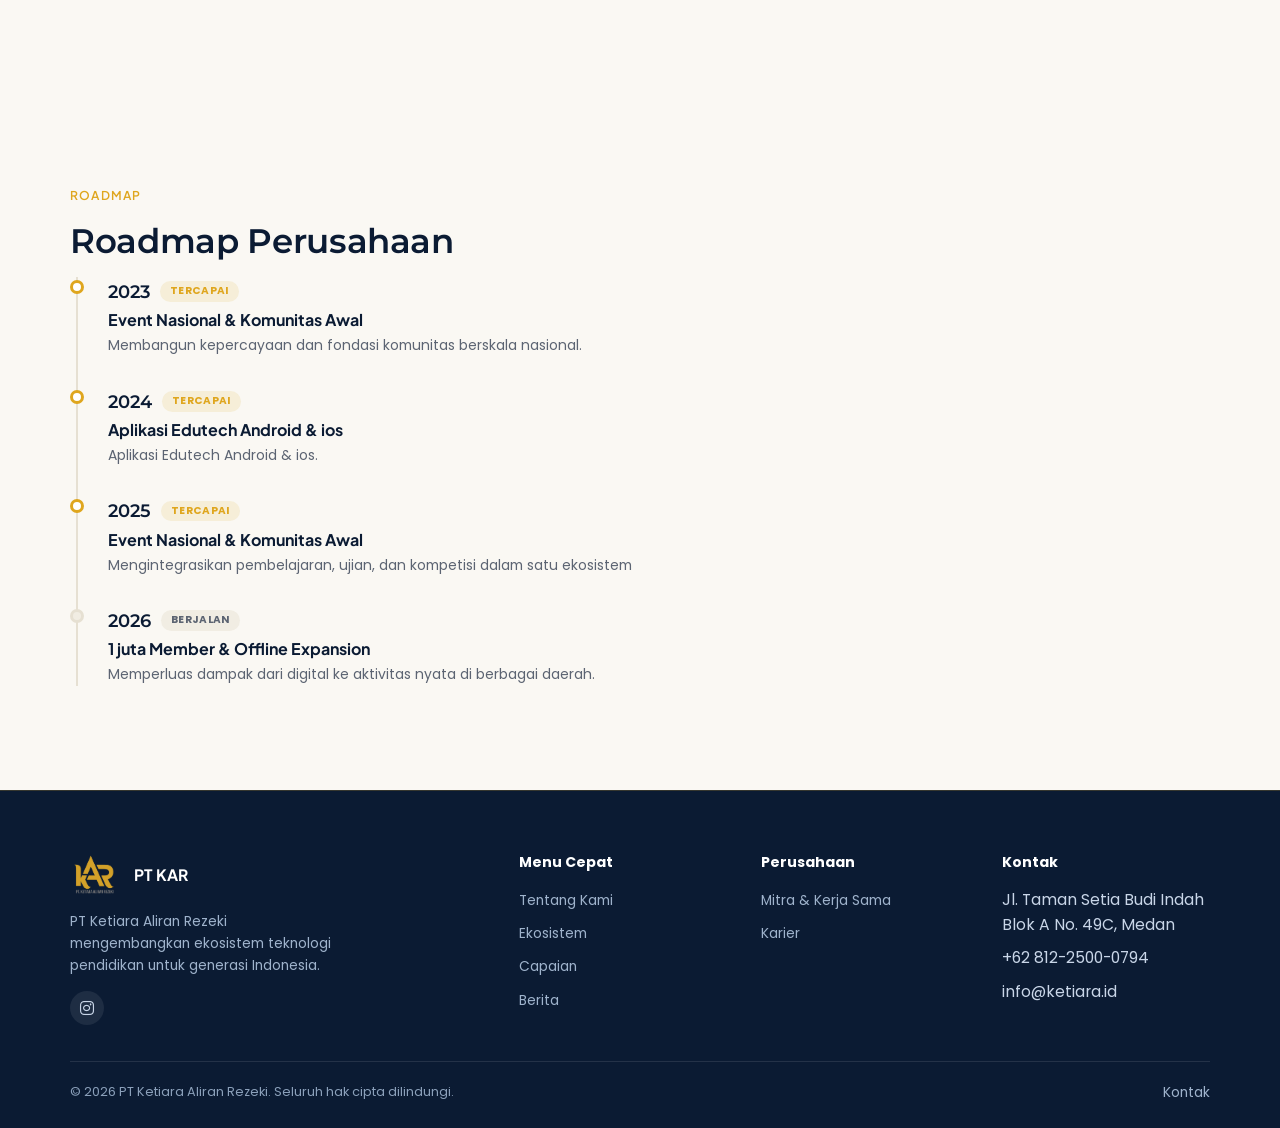
<file: pages/tentang.html>
<!DOCTYPE html>
<html lang="id">
<head>
<meta charset="UTF-8">
<meta name="viewport" content="width=device-width, initial-scale=1.0">
<title>Tentang Kami - PT Ketiara Aliran Rezeki</title>
<meta name="description" content="Profil, visi, misi, nilai, dan roadmap PT Ketiara Aliran Rezeki, perusahaan teknologi pendidikan Indonesia.">
<link rel="icon" href="../assets/icons/logo-pt-kar.png" type="image/png">
<meta property="og:title" content="Tentang Kami - PT Ketiara Aliran Rezeki">
<meta property="og:description" content="Profil, visi, misi, nilai, dan roadmap PT Ketiara Aliran Rezeki, perusahaan teknologi pendidikan Indonesia.">
<meta property="og:type" content="website">
<link rel="stylesheet" href="../assets/css/style.css">
</head>
<body>
  <script src="../assets/js/navbar.js" data-active="tentang"></script>
  

<section class="page-hero">
  <div class="container">
    <div class="breadcrumb"><a href="../index.html">Beranda</a> / Tentang Kami</div>
    <h1>Tentang PT Ketiara Aliran Rezeki</h1>
  </div>
</section>

<section class="section">
  <div class="container">
    <span class="eyebrow">Profil Perusahaan</span>
    <h2 class="section-title">Sejarah Singkat</h2>
    <p style="max-width:760px;color:var(--muted)">
      PT Ketiara Aliran Rezeki bergerak di bidang teknologi pendidikan, mengelola berbagai brand dan program dalam
      bidang kompetisi akademik, pembelajaran berbasis teknologi, media pendidikan, percetakan, dan kegiatan sosial.
      Sejak berdiri, PT KAR terus berupaya menghadirkan layanan yang relevan bagi sekolah, siswa, dan mitra pendidikan
      di seluruh Indonesia.
    </p>
  </div>
</section>

<section class="section section-alt">
  <div class="container grid-2">
    <div class="card"><div class="card-body">
      <h3>Visi</h3>
      <p>Menjadi perusahaan teknologi pendidikan kelas dunia yang terus memberikan manfaat bagi generasi muda dalam mewujudkan generasi emas Indonesia yang cerdas, berprestasi, dan berkualitas.</p>
    </div></div>
    <div class="card"><div class="card-body">
      <h3>Misi</h3>
      <ul style="color:var(--muted);padding-left:18px;font-size:.9rem;line-height:1.8">
        <li>Mengembangkan perusahaan pendidikan yang adaptif terhadap perkembangan ilmu pengetahuan dan teknologi.</li>
        <li>Menyediakan wadah belajar berbasis teknologi yang berkualitas.</li>
        <li>Membina generasi muda melalui kegiatan pendidikan yang terencana dan berkelanjutan.</li>
        <li>Membangun sumber daya manusia yang unggul, kreatif, inovatif, dan kolaboratif.</li>
        <li>Membantu meningkatkan kesiapan siswa melalui kompetisi akademik, penelitian, dan kegiatan nonakademik.</li>
      </ul>
    </div></div>
  </div>
</section>

<section class="section">
  <div class="container">
    <span class="eyebrow">Nilai Perusahaan</span>
    <h2 class="section-title">Yang Kami Pegang Teguh</h2>
    <div class="value-grid">
      <div class="value-card"><div class="value-icon">I</div><h4>Integritas</h4><p>Menjaga kejujuran dan kepercayaan</p></div>
      <div class="value-card"><div class="value-icon">In</div><h4>Inovasi</h4><p>Mengembangkan sistem dan teknologi</p></div>
      <div class="value-card"><div class="value-icon">D</div><h4>Dampak</h4><p>Memberikan manfaat nyata</p></div>
      <div class="value-card"><div class="value-icon">K</div><h4>Kolaborasi</h4><p>Bertumbuh melalui kerja sama</p></div>
      <div class="value-card"><div class="value-icon">E</div><h4>Keunggulan</h4><p>Menjaga kualitas dan profesionalitas</p></div>
    </div>
  </div>
</section>

<section class="section">
  <div class="container">
    <span class="eyebrow">Roadmap</span>
    <h2 class="section-title">Roadmap Perusahaan</h2>
    <div class="roadmap-list">
      <div class="roadmap-item">
        <div class="roadmap-head"><span class="roadmap-year">2023</span><span class="roadmap-status">Tercapai</span></div>
        <h4>Event Nasional & Komunitas Awal</h4>
        <p>Membangun kepercayaan dan fondasi komunitas berskala nasional.</p>
      </div>
      <div class="roadmap-item">
        <div class="roadmap-head"><span class="roadmap-year">2024</span><span class="roadmap-status">Tercapai</span></div>
        <h4>Aplikasi Edutech Android & ios</h4>
        <p>Aplikasi Edutech Android & ios.</p>
      </div>
      <div class="roadmap-item">
        <div class="roadmap-head"><span class="roadmap-year">2025</span><span class="roadmap-status">Tercapai</span></div>
        <h4>Event Nasional & Komunitas Awal</h4>
        <p>Mengintegrasikan pembelajaran, ujian, dan kompetisi dalam satu ekosistem</p>
      </div>
      <div class="roadmap-item is-plan">
        <div class="roadmap-head"><span class="roadmap-year">2026</span><span class="roadmap-status">Berjalan</span></div>
        <h4>1 juta Member & Offline Expansion</h4>
        <p>Memperluas dampak dari digital ke aktivitas nyata di berbagai daerah.</p>
      </div>
    </div>
  </div>
</section>

<script src="../assets/js/footer.js"></script>
<script src="../assets/js/script.js"></script>
</body>
</html>
</file>
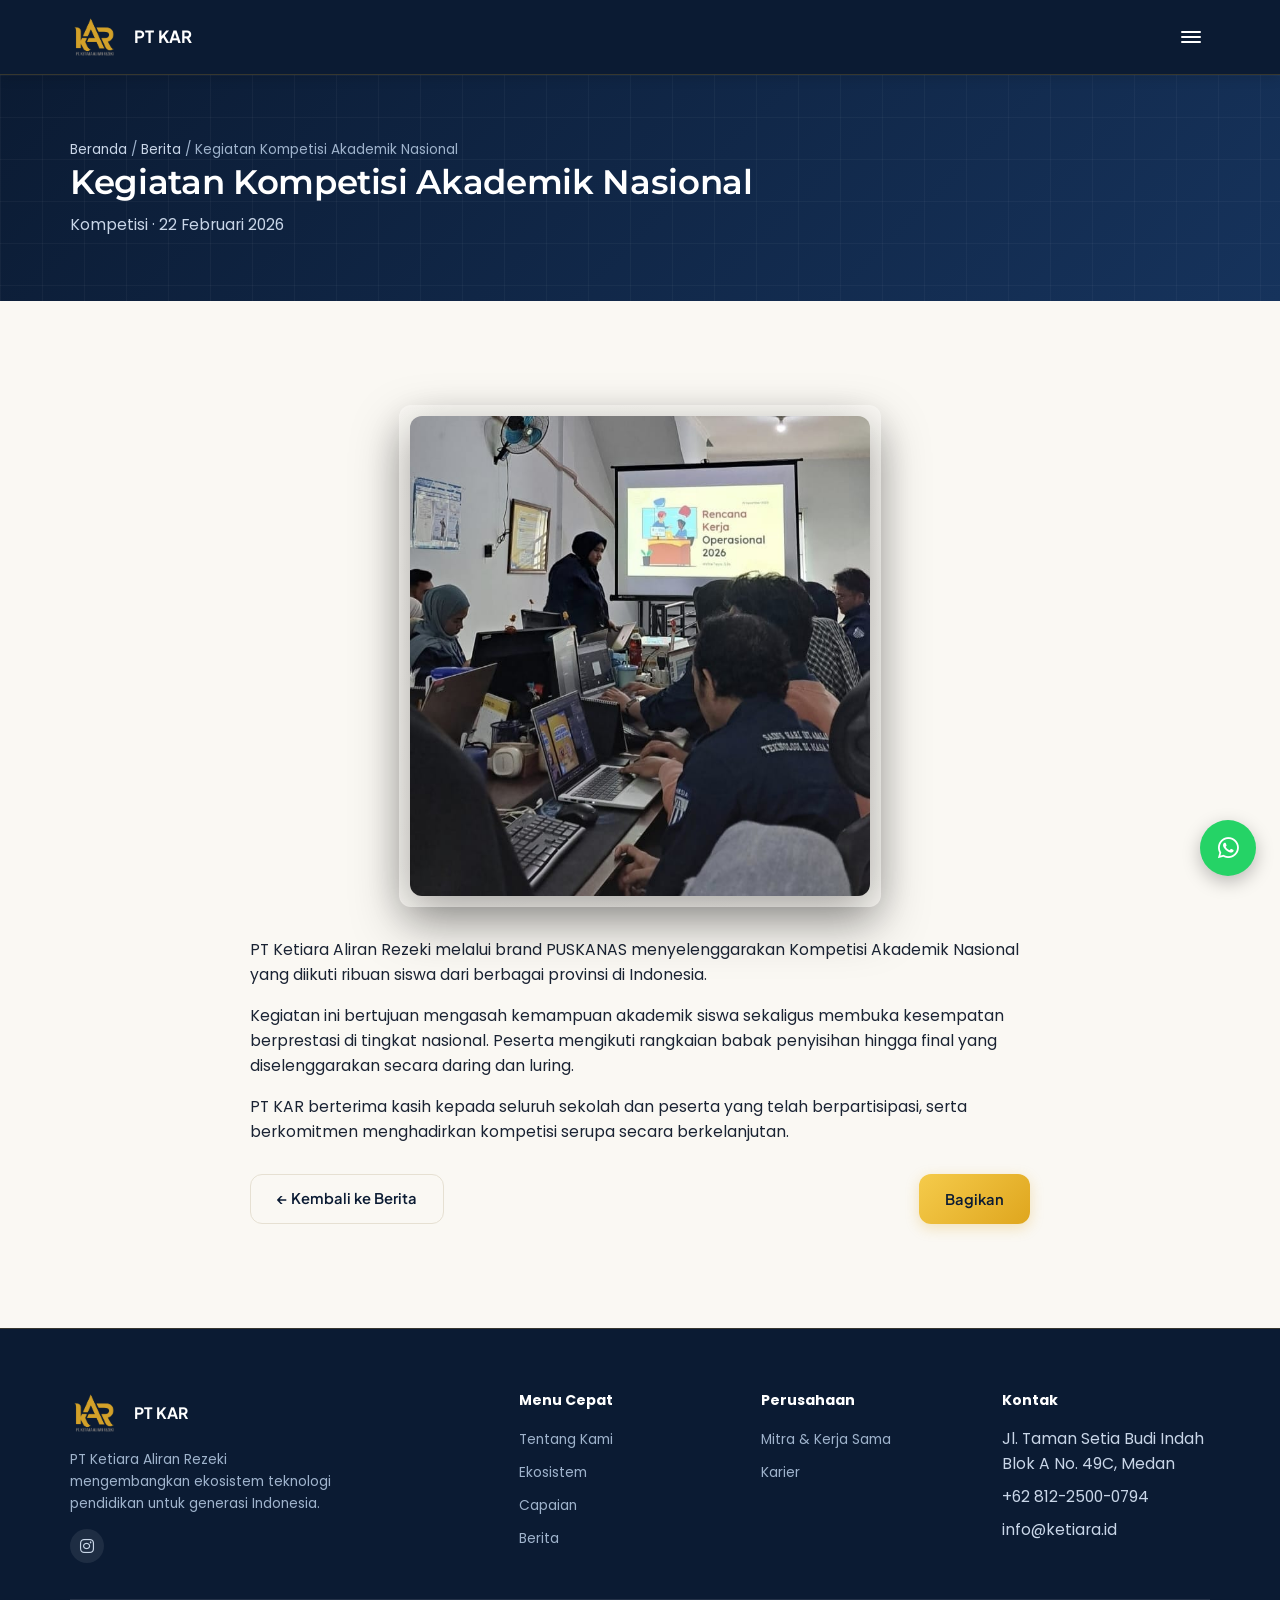
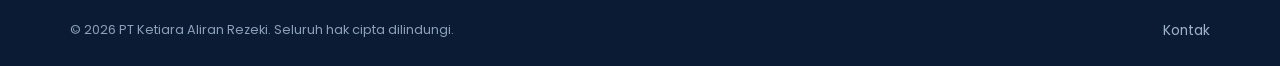
<file: pages/berita/kegiatan-kompetisi.html>
<!--
  ============================================================================
  CONTOH FILE ARTIKEL BERITA — dijadikan TEMPLATE untuk artikel baru.
  Lihat pages/berita/index.html untuk panduan lengkap "cara menambah/
  menghapus artikel". Ringkasnya, untuk membuat artikel baru: duplikat
  file ini, lalu ubah bagian yang ditandai komentar di bawah.
  ============================================================================
-->
<!DOCTYPE html>
<html lang="id">
<head>
<meta charset="UTF-8">
<meta name="viewport" content="width=device-width, initial-scale=1.0">
<!-- Judul tab browser + judul untuk mesin pencari. Ganti sesuai artikel. -->
<title>Kegiatan Kompetisi Akademik Nasional - Berita PT Ketiara Aliran Rezeki</title>
<meta name="description" content="Dokumentasi penyelenggaraan kompetisi akademik yang diikuti siswa dari berbagai provinsi.">
<link rel="icon" href="../../assets/icons/logo-pt-kar.png" type="image/png">
<meta property="og:title" content="Kegiatan Kompetisi Akademik Nasional">
<meta property="og:description" content="Dokumentasi penyelenggaraan kompetisi akademik yang diikuti siswa dari berbagai provinsi.">
<meta property="og:type" content="article">
<link rel="stylesheet" href="../../assets/css/style.css">
</head>
<body>
  <script src="../../assets/js/navbar.js" data-active="berita"></script>

<section class="page-hero">
  <div class="container">
    <!-- Judul artikel — ubah di 2 tempat: teks breadcrumb terakhir & <h1> -->
    <div class="breadcrumb"><a href="../../index.html">Beranda</a> / <a href="index.html">Berita</a> / Kegiatan Kompetisi Akademik Nasional</div>
    <h1>Kegiatan Kompetisi Akademik Nasional</h1>
    <!-- Kategori & tanggal publikasi artikel -->
    <p style="color:#c9d6e8;margin-top:8px">Kompetisi · 22 Februari 2026</p>
  </div>
</section>

<section class="section">
  <div class="container" style="max-width:820px">
    <!-- Foto utama artikel. Ganti src dengan foto baru (upload ke assets/icons/
         atau assets/images/, nama file huruf kecil tanpa spasi). -->
    <div class="image-frame" style="margin-bottom:30px">
      <img src="../../assets/icons/kegiatan-kompetisi.webp" alt="Kegiatan kompetisi">
    </div>
    <!-- Isi artikel: setiap paragraf ada di dalam tag <p> terpisah. Boleh
         menambah/menghapus paragraf sesuai kebutuhan. -->
    <p style="margin-bottom:16px;color:var(--text)">PT Ketiara Aliran Rezeki melalui brand PUSKANAS menyelenggarakan Kompetisi Akademik Nasional yang diikuti ribuan siswa dari berbagai provinsi di Indonesia.</p>
    <p style="margin-bottom:16px;color:var(--text)">Kegiatan ini bertujuan mengasah kemampuan akademik siswa sekaligus membuka kesempatan berprestasi di tingkat nasional. Peserta mengikuti rangkaian babak penyisihan hingga final yang diselenggarakan secara daring dan luring.</p>
    <p style="margin-bottom:30px;color:var(--text)">PT KAR berterima kasih kepada seluruh sekolah dan peserta yang telah berpartisipasi, serta berkomitmen menghadirkan kompetisi serupa secara berkelanjutan.</p>
    <div style="display:flex;justify-content:space-between;flex-wrap:wrap;gap:12px">
      <a href="index.html" class="btn btn-outline-navy">← Kembali ke Berita</a>
      <!-- Tombol "Bagikan": data-share-title & data-share-text ditampilkan
           saat pengguna membagikan artikel ini (WhatsApp/Facebook/dll).
           Sesuaikan dengan judul & ringkasan artikel yang baru. -->
      <button type="button" class="btn btn-primary share-btn" data-share-title="Kegiatan Kompetisi Akademik Nasional" data-share-text="Baca artikel Kegiatan Kompetisi Akademik Nasional di PT Ketiara Aliran Rezeki">Bagikan</button>
    </div>
  </div>
</section>

<script src="../../assets/js/footer.js"></script>
<script src="../../assets/js/script.js"></script>
</body>
</html>
</file>
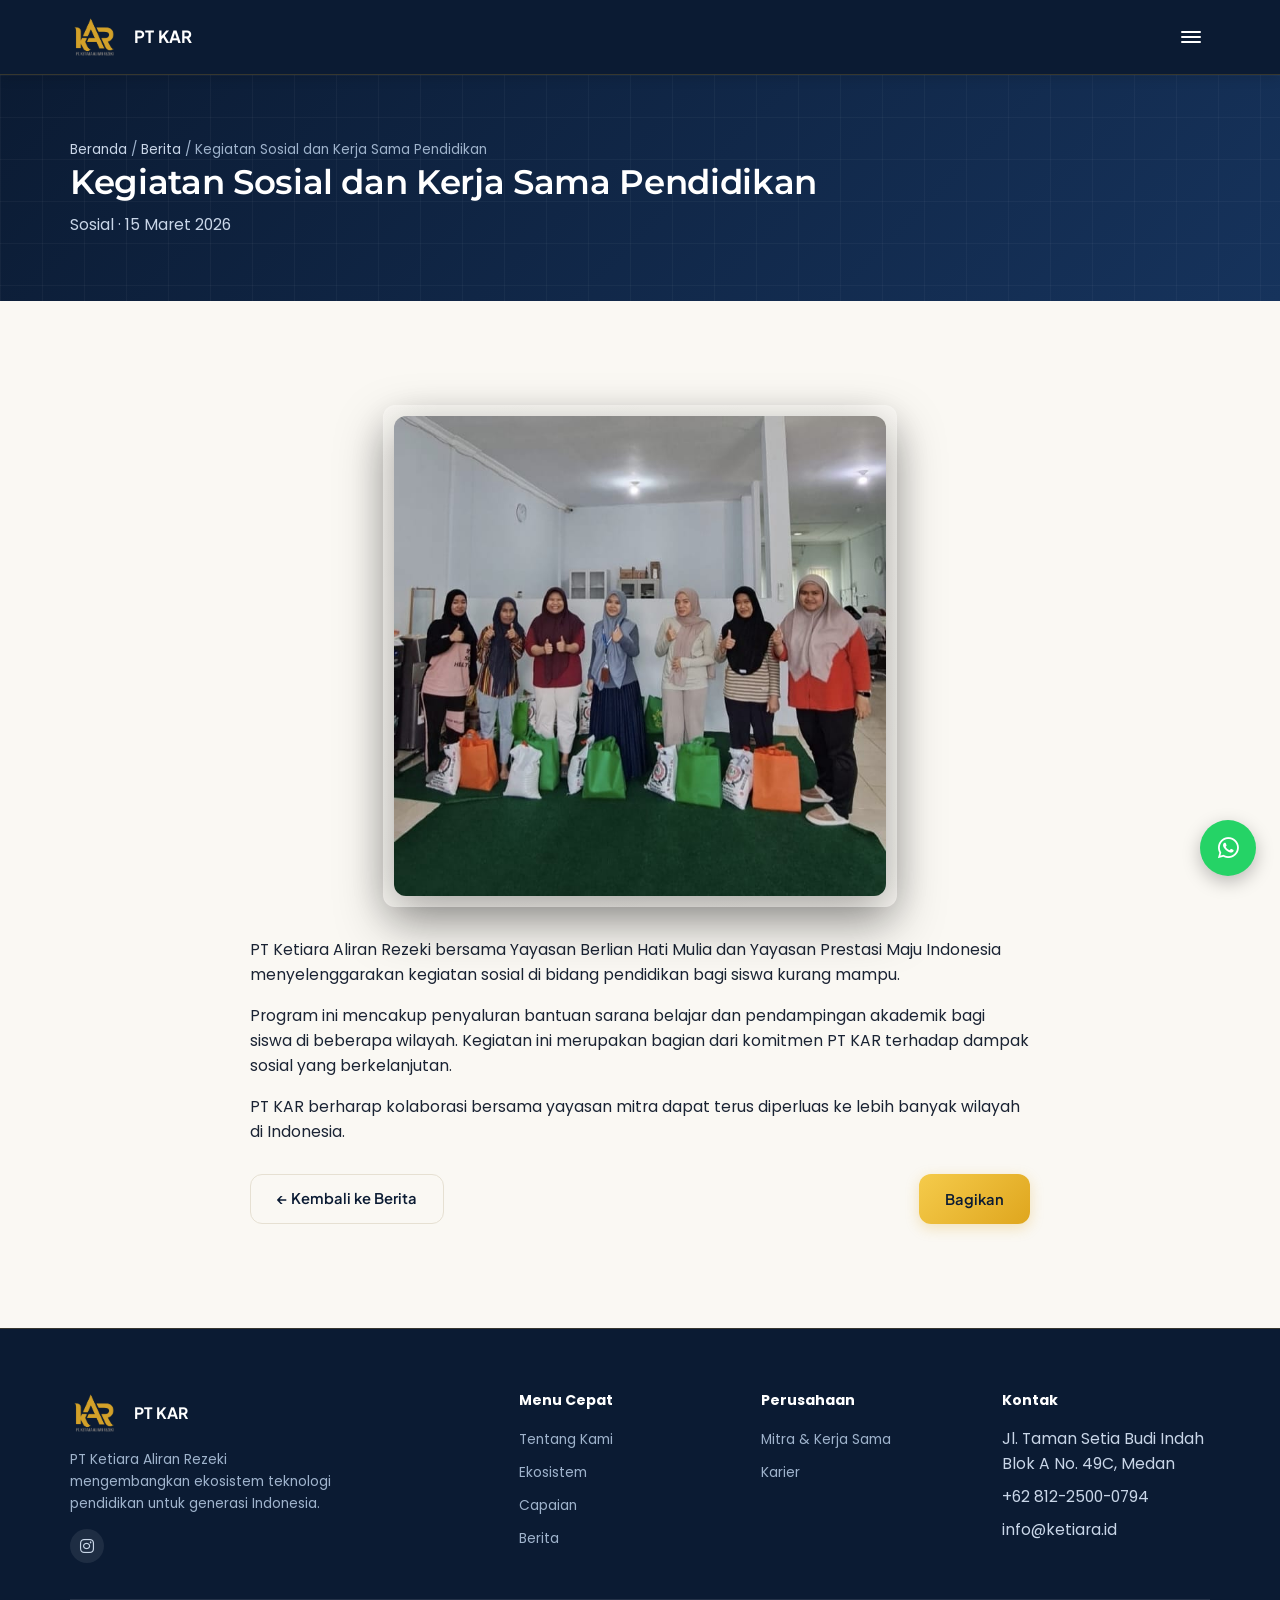
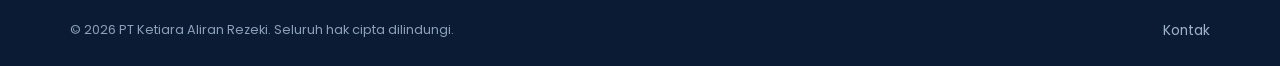
<file: pages/berita/kegiatan-sosial.html>
<!DOCTYPE html>
<html lang="id">
<head>
<meta charset="UTF-8">
<meta name="viewport" content="width=device-width, initial-scale=1.0">
<title>Kegiatan Sosial dan Kerja Sama Pendidikan - Berita PT Ketiara Aliran Rezeki</title>
<meta name="description" content="PT KAR bersama yayasan mitra menjalankan program sosial di bidang pendidikan.">
<link rel="icon" href="../../assets/icons/logo-pt-kar.png" type="image/png">
<meta property="og:title" content="Kegiatan Sosial dan Kerja Sama Pendidikan">
<meta property="og:description" content="PT KAR bersama yayasan mitra menjalankan program sosial di bidang pendidikan.">
<meta property="og:type" content="article">
<link rel="stylesheet" href="../../assets/css/style.css">
</head>
<body>
  <script src="../../assets/js/navbar.js" data-active="berita"></script>

<section class="page-hero">
  <div class="container">
    <div class="breadcrumb"><a href="../../index.html">Beranda</a> / <a href="index.html">Berita</a> / Kegiatan Sosial dan Kerja Sama Pendidikan</div>
    <h1>Kegiatan Sosial dan Kerja Sama Pendidikan</h1>
    <p style="color:#c9d6e8;margin-top:8px">Sosial · 15 Maret 2026</p>
  </div>
</section>

<section class="section">
  <div class="container" style="max-width:820px">
    <div class="image-frame" style="margin-bottom:30px">
      <img src="../../assets/icons/kegiatan-sosial.webp" alt="Kegiatan Sosial">
    </div>
    <p style="margin-bottom:16px;color:var(--text)">PT Ketiara Aliran Rezeki bersama Yayasan Berlian Hati Mulia dan Yayasan Prestasi Maju Indonesia menyelenggarakan kegiatan sosial di bidang pendidikan bagi siswa kurang mampu.</p>
    <p style="margin-bottom:16px;color:var(--text)">Program ini mencakup penyaluran bantuan sarana belajar dan pendampingan akademik bagi siswa di beberapa wilayah. Kegiatan ini merupakan bagian dari komitmen PT KAR terhadap dampak sosial yang berkelanjutan.</p>
    <p style="margin-bottom:30px;color:var(--text)">PT KAR berharap kolaborasi bersama yayasan mitra dapat terus diperluas ke lebih banyak wilayah di Indonesia.</p>
    <div style="display:flex;justify-content:space-between;flex-wrap:wrap;gap:12px">
      <a href="index.html" class="btn btn-outline-navy">← Kembali ke Berita</a>
      <button type="button" class="btn btn-primary share-btn" data-share-title="Kegiatan Sosial dan Kerja Sama Pendidikan" data-share-text="Baca artikel Kegiatan Sosial dan Kerja Sama Pendidikan di PT Ketiara Aliran Rezeki">Bagikan</button>
    </div>
  </div>
</section>

<script src="../../assets/js/footer.js"></script>
<script src="../../assets/js/script.js"></script>
</body>
</html>
</file>
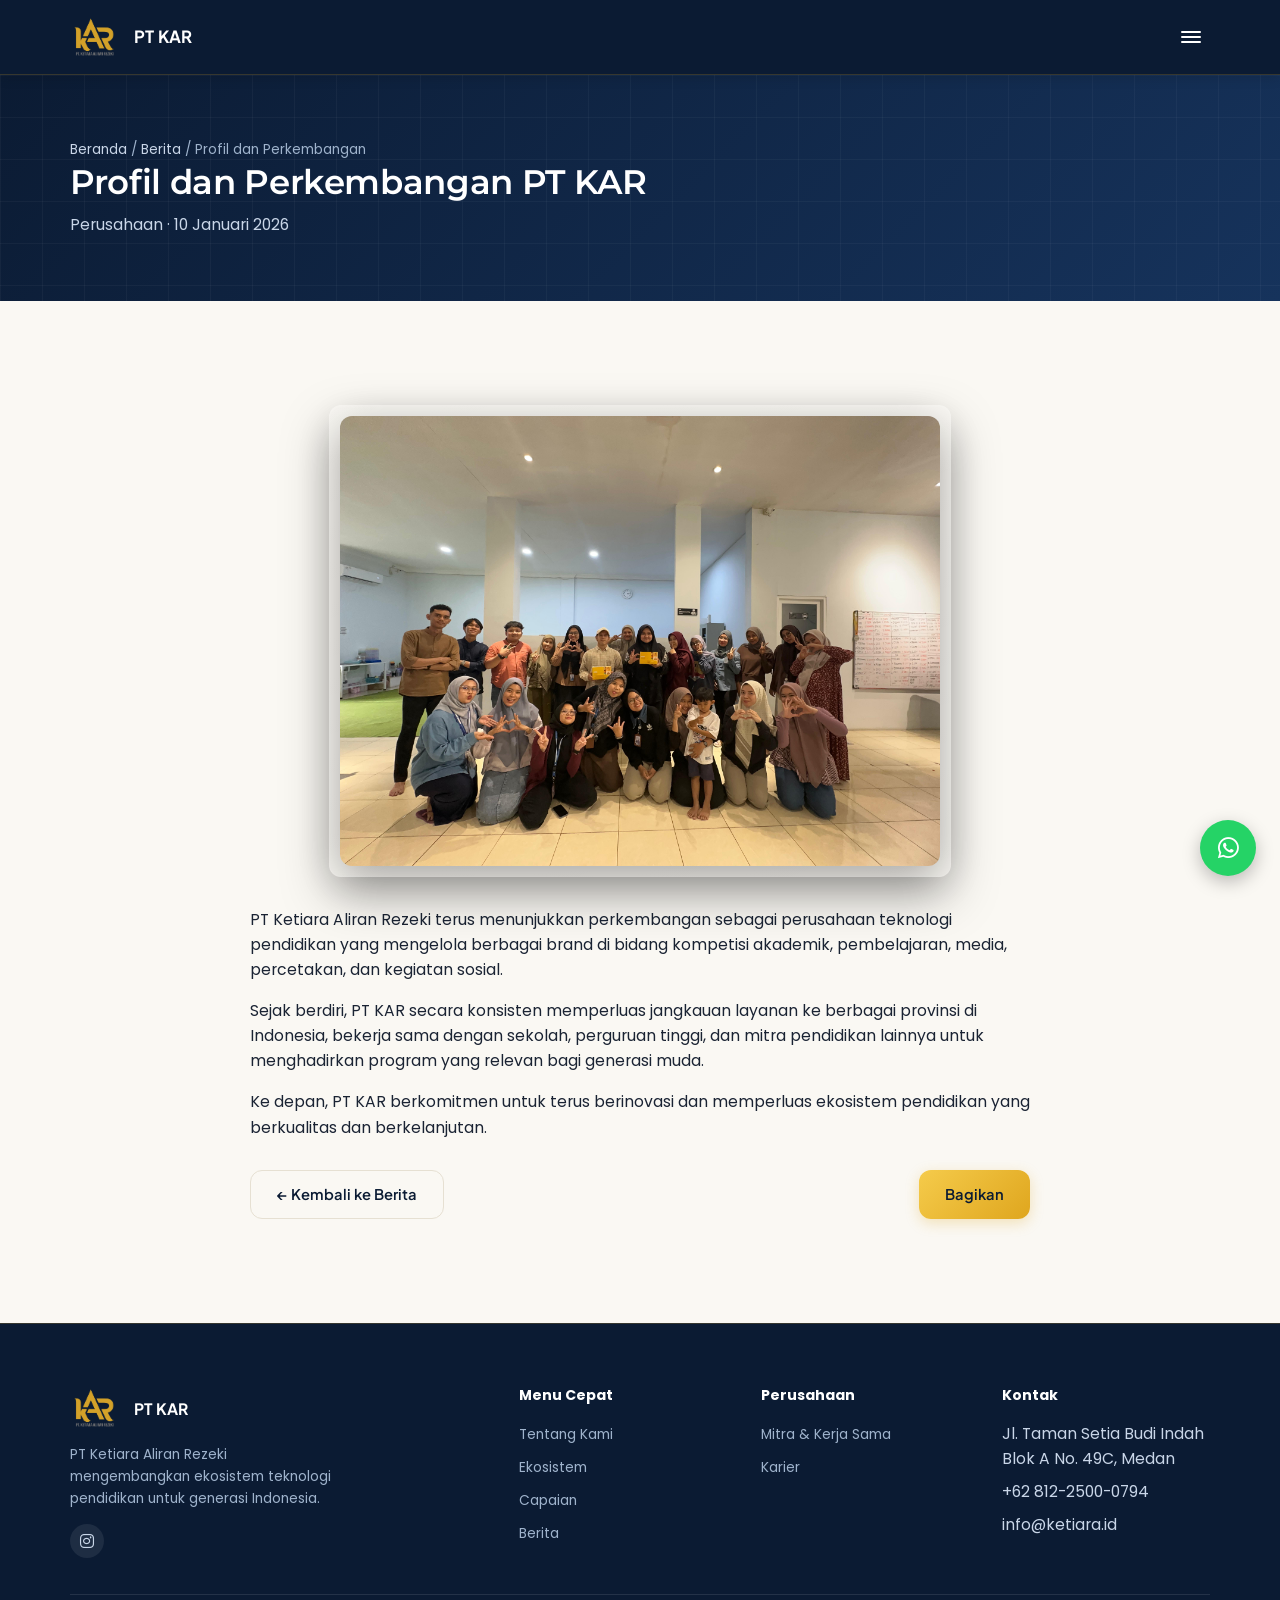
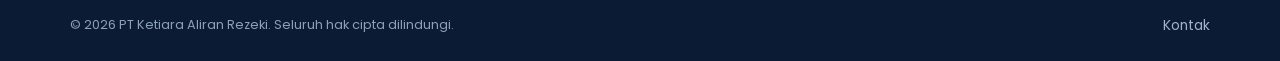
<file: pages/berita/profil-dan-perkembangan.html>
<!DOCTYPE html>
<html lang="id">
<head>
<meta charset="UTF-8">
<meta name="viewport" content="width=device-width, initial-scale=1.0">
<title>Profil dan Perkembangan PT KAR - Berita PT Ketiara Aliran Rezeki</title>
<meta name="description" content="Rangkuman perjalanan PT Ketiara Aliran Rezeki dalam membangun ekosistem pendidikan.">
<link rel="icon" href="../../assets/icons/logo-pt-kar.png" type="image/png">
<meta property="og:title" content="Profil dan Perkembangan PT KAR">
<meta property="og:description" content="Rangkuman perjalanan PT Ketiara Aliran Rezeki dalam membangun ekosistem pendidikan.">
<meta property="og:type" content="article">
<link rel="stylesheet" href="../../assets/css/style.css">
</head>
<body>
  <script src="../../assets/js/navbar.js" data-active="berita"></script>

<section class="page-hero">
  <div class="container">
    <div class="breadcrumb"><a href="../../index.html">Beranda</a> / <a href="index.html">Berita</a> / Profil dan Perkembangan</div>
    <h1>Profil dan Perkembangan PT KAR</h1>
    <p style="color:#c9d6e8;margin-top:8px">Perusahaan · 10 Januari 2026</p>
  </div>
</section>

<section class="section">
  <div class="container" style="max-width:820px">
    <div class="image-frame" style="margin-bottom:30px">
      <img src="../../assets/icons/profil-perusahaan.webp" alt="Profil dan Perkembangan PT KAR">
    </div>
    <p style="margin-bottom:16px;color:var(--text)">PT Ketiara Aliran Rezeki terus menunjukkan perkembangan sebagai perusahaan teknologi pendidikan yang mengelola berbagai brand di bidang kompetisi akademik, pembelajaran, media, percetakan, dan kegiatan sosial.</p>
    <p style="margin-bottom:16px;color:var(--text)">Sejak berdiri, PT KAR secara konsisten memperluas jangkauan layanan ke berbagai provinsi di Indonesia, bekerja sama dengan sekolah, perguruan tinggi, dan mitra pendidikan lainnya untuk menghadirkan program yang relevan bagi generasi muda.</p>
    <p style="margin-bottom:30px;color:var(--text)">Ke depan, PT KAR berkomitmen untuk terus berinovasi dan memperluas ekosistem pendidikan yang berkualitas dan berkelanjutan.</p>
    <div style="display:flex;justify-content:space-between;flex-wrap:wrap;gap:12px">
      <a href="index.html" class="btn btn-outline-navy">← Kembali ke Berita</a>
      <button type="button" class="btn btn-primary share-btn" data-share-title="Profil dan Perkembangan PT KAR" data-share-text="Baca artikel Profil dan Perkembangan PT KAR di PT Ketiara Aliran Rezeki">Bagikan</button>
    </div>
  </div>
</section>

<script src="../../assets/js/footer.js"></script>
<script src="../../assets/js/script.js"></script>
</body>
</html>
</file>
<file: assets/css/style.css>
@import url('https://fonts.googleapis.com/css2?family=Fraunces:opsz,wght@9..144,400;9..144,500;9..144,600;9..144,700&family=Plus+Jakarta+Sans:wght@400;500;600;700;800&family=Inter:wght@400;500;600&display=swap');
@import url('https://cdnjs.cloudflare.com/ajax/libs/font-awesome/6.5.1/css/all.min.css');
@import url('https://fonts.googleapis.com/css2?family=Montserrat:ital,wght@0,100..900;1,100..900&family=Poppins:ital,wght@0,100;0,200;0,300;0,400;0,500;0,600;0,700;0,800;0,900;1,100;1,200;1,300;1,400;1,500;1,600;1,700;1,800;1,900&display=swap');

:root {

  --navy:#0b1b33;
  --navy-2:#16335c;

  --gold:#dfa61e;
  --gold-light:#f5cb4b;
  --orange:#E8871E;
  --white:#ffffff;
  --ivory:#faf8f3;
  --gray:#f1ede3;
  --gray-2:#e6e0d2;
  --text:#1a2333;
  --muted:#5c6472;
  --radius:12px;
  --shadow:0 10px 28px rgba(11,27,51,0.08);
  --maxw:1180px;
 
  --font-display:'Montserrat',serif;
  --font-heading:'Plus Jakarta Sans',sans-serif;
  --font-body:'Poppins',sans-serif;
}

*,*::before,*::after {
    box-sizing:border-box;
    margin:0;
    padding:0
}

html {
    scroll-behavior:smooth;
    scroll-padding-top:80px;
}

body {
    font-family:var(--font-body);
    color:var(--text);
    background:var(--ivory);
    line-height:1.6;
    font-size:0.98rem
}

h1,h2,h3,h4 {
    font-family:var(--font-heading);
    color:var(--navy);
    line-height:1.25
}

a {
    color:inherit
}

img {
    max-width:100%;
    display:block
}

.container {
    max-width:var(--maxw);
    margin:0 auto;
    padding:0 20px
}

.section {
    padding:70px 0
}

@media (min-width:769px) {
  .section {
        padding:104px 0
    }
}

.section-alt {
    background:var(--gray)
}

.eyebrow {
    font-family:var(--font-heading);
    color:var(--gold);
    font-weight:600;
    letter-spacing:.1em;
    text-transform:uppercase;
    font-size:.76rem;
    margin-bottom:14px;
    display:block
}

.section-title {
    font-family:var(--font-display);
    font-size:2.15rem;
    font-weight:600;
    letter-spacing:-.01em;
    margin-bottom:14px
}

.section-desc {
    color:var(--muted);
    max-width:640px;
    margin-bottom:36px
}


/* Buttons */
.btn{
  font-family:var(--font-heading);
  display:inline-flex;
  align-items:center;
  gap:8px;
  padding:12px 26px;
  border-radius:var(--radius);
  font-weight:600;
  font-size:.92rem;
  text-decoration:none;
  border:none;
  cursor:pointer;
  position:relative;
  overflow:hidden;
  transition:transform .25s ease, box-shadow .25s ease, background .25s ease;
}
.btn-primary{
  background:linear-gradient(135deg, var(--gold-light), var(--gold));
  color:var(--navy);
  box-shadow:0 4px 14px rgba(223,166,30,.28);
}
.btn-primary:hover{
  background:linear-gradient(135deg, var(--orange), var(--gold));
  color:var(--white);
  transform:translateY(-3px);
  box-shadow:0 12px 24px rgba(212,160,23,.4);
}
.btn-primary:active{
  transform:translateY(-1px) scale(.97);
  box-shadow:0 4px 10px rgba(212,160,23,.3);
}
.btn-outline{
  background:transparent;
  color:var(--white);
  border:1.5px solid rgba(255,255,255,.5);
}
.btn-outline:hover{
  background:rgba(255,255,255,.1);
  border-color:var(--gold-light);
  color:var(--gold-light);
  transform:translateY(-3px);
}
.btn-outline-navy{
  background:transparent;
  color:var(--navy);
  border:1.5px solid var(--gray-2);
}
.btn-outline-navy:hover{
  background:var(--navy);
  border-color:var(--navy);
  color:var(--white);
  transform:translateY(-3px);
}
/* ripple-ish shine sweep on hover */
.btn::before{
  content:"";
  position:absolute;
  top:0; left:-75%;
  width:50%; height:100%;
  background:linear-gradient(120deg, transparent, rgba(255,255,255,.55), transparent);
  transform:skewX(-20deg);
  transition:left .6s ease;
}
.btn:hover::before{
  left:130%;
}

.visit-link i{
    font-size: 20px;
    padding: 10px;
}
/* Toast notifikasi untuk tautan ekosistem yang masih belum tersedia */
.coming-soon-toast {
    position:fixed;
    left:50%;
    bottom:28px;
    transform:translate(-50%,20px);
    background:var(--navy);
    color:var(--white);
    padding:12px 22px;
    border-radius:999px;
    font-family:var(--font-heading);
    font-size:.9rem;
    font-weight:600;
    box-shadow:0 12px 30px rgba(11,27,51,.28);
    opacity:0;
    pointer-events:none;
    z-index:9999;
    transition:opacity .25s ease, transform .25s ease;
    max-width:min(90vw,360px);
    text-align:center
}
.coming-soon-toast.show {
    opacity:1;
    transform:translate(-50%,0)
}
/* Fallback share menu (shown on browsers without the native Web Share API) */
.share-menu {
    position:absolute;
    display:flex;
    flex-direction:column;
    background:var(--white);
    border:1px solid var(--gray-2);
    border-radius:var(--radius);
    box-shadow:0 16px 34px rgba(11,27,51,.16);
    padding:8px;
    z-index:300;
    min-width:200px
}
.share-menu-item {
    display:flex;
    align-items:center;
    gap:10px;
    padding:10px 12px;
    border:none;
    background:none;
    border-radius:8px;
    color:var(--text);
    font-family:var(--font-body);
    font-size:.88rem;
    text-decoration:none;
    text-align:left;
    cursor:pointer;
    transition:background .2s ease
}
.share-menu-item:hover {
    background:var(--gray)
}
.share-menu-item i {
    width:18px;
    color:var(--gold);
    text-align:center
}
/* Header */
.header {
    position:sticky;
    top:0;
    z-index:200;
    background:var(--navy);
    box-shadow:0 2px 12px rgba(0,0,0,.15);
    border-bottom:1px solid rgba(223,166,30,.2)
}

.nav {
    display:flex;
    align-items:center;
    justify-content:space-between;
    height:74px;
    gap:20px
}

.nav-actions .btn-primary {
    
  padding: 8px 16px;
    
  font-size: 0.8rem;
    

}

.brand {
    display:flex;
    align-items:center;
    gap:10px;
    text-decoration:none;
    color:var(--white);
    font-weight:700;
    font-family:var(--font-heading);
    letter-spacing:.01em;
    font-size:1.05rem;
    flex-shrink:0
}

.nav-menu {
    display:flex;
    align-items:center;
    gap:4px;
    list-style:none
}

.nav-menu a:not(.btn) {
    font-family:var(--font-heading);
    padding:10px 14px;
    border-radius:6px;
    color:#c9d6e8;
    text-decoration:none;
    font-size:.9rem;
    font-weight:500;
    transition:.2s
}

.nav-menu a:not(.btn):hover,.nav-menu a:not(.btn).active {
    margin:5px;
    color:var(--white);
    background:rgba(255,255,255,.08)
}

.nav-actions {
    display:flex;
    align-items:center;
    gap:14px
}

.logo-img {
  width:48px;
  height:48px;
  object-fit:contain;    
  margin-right:6px;
}

.hamburger {
    display:block;
    background:none;
    border:none;
    cursor:pointer;
    width:38px;
    height:38px;
    border-radius:8px;
    position:relative;
    flex-shrink:0;
    transition:background .2s ease
}

.hamburger:hover,.hamburger:focus-visible {
    background:rgba(255,255,255,.1);
    outline:none
}

.hamburger span {
    position:absolute;
    left:9px;
    width:20px;
    height:2px;
    border-radius:2px;
    background:var(--white);
    transition:transform .3s cubic-bezier(.4,0,.2,1),opacity .2s ease,left .3s ease,width .3s ease
}

.hamburger span:nth-child(1) {
    top:13px
}

.hamburger span:nth-child(2) {
    top:18px
}

.hamburger span:nth-child(3) {
    top:23px
}

.hamburger.open span:nth-child(1) {
    top:18px;
    transform:rotate(45deg)
}

.hamburger.open span:nth-child(2) {
    opacity:0;
    left:-20px
}

.hamburger.open span:nth-child(3) {
    top:18px;
    transform:rotate(-45deg)
}

/* CTA button duplicated inside the nav drawer (shown at every screen size) */
.nav-cta {
    display:none
}

/* Backdrop shown behind the nav drawer at every screen size */
.nav-overlay {
    position:fixed;
    inset:74px 0 0 0;
    background:rgba(7,15,28,.55);
    backdrop-filter:blur(3px);
    -webkit-backdrop-filter:blur(3px);
    z-index:190;
    opacity:0;
    visibility:hidden;
    transition:opacity .3s ease,visibility .3s ease
}

.nav-overlay.open {
    opacity:1;
    visibility:visible
}

/* Hero */
.hero {
    background:
      linear-gradient(rgba(255,255,255,.035) 1px,transparent 1px),
      linear-gradient(90deg,rgba(255,255,255,.035) 1px,transparent 1px),
      linear-gradient(135deg,var(--navy),var(--navy-2));
    background-size:42px 42px,42px 42px,cover;
    color:var(--white);
    padding:90px 0 70px;
    position:relative;
    overflow:hidden
}

.hero::after {
    content:"";
    position:absolute;
    right:-120px;
    top:-120px;
    width:420px;
    height:420px;
    border-radius:50%;
    background:radial-gradient(circle,rgba(223,166,30,.18),transparent 70%)
}

.hero-grid {
    display:grid;
    grid-template-columns:1.1fr .9fr;
    gap:40px;
    align-items:center;
    position:relative
}

.hero h1 {
    font-family:var(--font-display);
    color:var(--white);
    font-size:2.7rem;
    font-weight:600;
    letter-spacing:-.01em;
    margin-bottom:18px
}

.hero p {
    color:#c9d6e8;
    max-width:520px;
    margin-bottom:28px
}

.hero-actions {
    display:flex;
    gap:14px;
    flex-wrap:wrap
}

.image-frame {
    background:linear-gradient(160deg,rgba(255,255,255,.09),rgba(255,255,255,.02));
    border:1px solid rgba(255,255,255,.14);
    border-radius:var(--radius);
    display:flex;
    align-items:center;
    justify-content:center;
    color:#9fb3cc;
    font-size:.85rem;
    text-align:center;
    padding:10px;
    box-shadow:0 20px 50px rgba(0,0,0,.25),inset 0 1px 0 rgba(255,255,255,.08);
    position:relative;
    width:fit-content;
    max-width:100%;
    margin:0 auto;
    margin-bottom: 30px;
}
.image-frame img {
    align-items: center;
    justify-content: center;
    border-radius: var(--radius);
    max-width:600px;
    max-height:480px;
    width:100%;
    display:block;
    margin:0 auto;
    filter:drop-shadow(0 12px 22px rgba(0,0,0,.35))
}
/* auto-rotating photo slideshow */
.career-slideshow {
    position:relative;
    aspect-ratio:4/3;
    border-radius:var(--radius);
    overflow:hidden;
    background:var(--navy);
    border:1px solid rgba(255,255,255,.14);
    box-shadow:0 20px 50px rgba(0,0,0,.25),inset 0 1px 0 rgba(255,255,255,.08)
}

.career-slide {
    position:absolute;
    inset:0;
    opacity:0;
    visibility:hidden;
    transition:opacity .8s ease
}

.career-slide.active {
    opacity:1;
    visibility:visible
}

.career-slide img {
    width:100%;
    height:100%;
    object-fit:cover
}

.career-slide-caption {
    position:absolute;
    left:0;
    right:0;
    bottom:0;
    z-index:1;
    padding:48px 20px 40px;
    text-align:center;
    color:var(--white);
    font-size:.95rem;
    font-weight:600;
    line-height:1.4;
    text-shadow:0 1px 3px rgba(0,0,0,.5);
    background:linear-gradient(to top, rgba(11,27,51,.85) 0%, rgba(11,27,51,.55) 45%, rgba(11,27,51,0) 100%)
}

@media (max-width:480px) {
  .career-slide-caption {
        font-size:.82rem;
        padding:36px 14px 34px
    }
}

.career-slideshow-dots {
    position:absolute;
    left:0;
    right:0;
    bottom:16px;
    display:flex;
    justify-content:center;
    gap:8px;
    z-index:2
}

.career-slideshow-arrow {
    position:absolute;
    top:50%;
    transform:translateY(-50%);
    display:flex;
    align-items:center;
    justify-content:center;
    width:40px;
    height:40px;
    border-radius:50%;
    border:1px solid rgba(255,255,255,.25);
    background:rgba(11,27,51,.45);
    backdrop-filter:blur(3px);
    -webkit-backdrop-filter:blur(3px);
    color:var(--white);
    font-size:.95rem;
    cursor:pointer;
    z-index:2;
    transition:background .2s ease,border-color .2s ease,transform .2s ease
}

.career-slideshow-arrow:hover,.career-slideshow-arrow:focus-visible {
    background:var(--gold);
    border-color:var(--gold);
    color:var(--navy);
    outline:none
}

.career-slideshow-arrow:active {
    transform:translateY(-50%) scale(.92)
}

.career-slideshow-arrow.prev {
    left:14px
}

.career-slideshow-arrow.next {
    right:14px
}

@media (max-width:480px) {
  .career-slideshow-arrow {
        width:34px;
        height:34px;
        font-size:.8rem
    }
  .career-slideshow-arrow.prev {
        left:10px
    }
  .career-slideshow-arrow.next {
        right:10px
    }
}

.career-slideshow-dots .dot {
    width:8px;
    height:8px;
    padding:0;
    border:none;
    border-radius:50%;
    background:rgba(255,255,255,.45);
    cursor:pointer;
    transition:transform .25s ease,background .25s ease
}

.career-slideshow-dots .dot:hover {
    background:rgba(255,255,255,.75)
}

.career-slideshow-dots .dot.active {
    background:var(--gold-light);
    transform:scale(1.3)
}

@media (prefers-reduced-motion: reduce) {
  .career-slide {
        transition:none
    }
}

/* Page header (inner pages) */
.page-hero {
    background:
      linear-gradient(rgba(255,255,255,.035) 1px,transparent 1px),
      linear-gradient(90deg,rgba(255,255,255,.035) 1px,transparent 1px),
      linear-gradient(135deg,var(--navy),var(--navy-2));
    background-size:42px 42px,42px 42px,cover;
    color:var(--white);
    padding:64px 0;
    position:relative;
    overflow:hidden
}

.page-hero h1 {
    font-family:var(--font-display);
    color:var(--white);
    font-size:2.15rem;
    font-weight:600;
    letter-spacing:-.01em;
    margin-bottom:8px
}

.breadcrumb {
    color:#9fb3cc;
    font-size:.85rem
}

.breadcrumb a {
    color:#c9d6e8;
    text-decoration:none
}

/* Cards grid */
.grid-3 {
    display:grid;
    grid-template-columns:repeat(3,1fr);
    gap:24px
}

.grid-2 {
    display:grid;
    grid-template-columns:repeat(2,1fr);
    gap:24px
}

.card {
    background:var(--white);
    border:1px solid var(--gray-2);
    border-radius:var(--radius);
    overflow:hidden;
    box-shadow:var(--shadow);
    position:relative;
    display:flex;
    flex-direction:column;
    transition:transform .3s ease,box-shadow .3s ease
}

.card:hover {
    transform:translateY(-4px);
    box-shadow:0 20px 36px rgba(11,27,51,.12)
}

/* Gold corner-accent decoration, shared by .card, .logo-box and .doc-card.
   Each component below only sets its own size/position/color. */
.card::before,.card::after,
.logo-box::before,.logo-box::after,
.doc-card::before,.doc-card::after {
    content:"";
    position:absolute;
    pointer-events:none;
    opacity:0;
    transition:opacity .3s ease
}

.card:hover::before,.card:hover::after,
.logo-box:hover::before,.logo-box:hover::after,
.doc-card:hover::before,.doc-card:hover::after {
    opacity:1
}

.card::before,.card::after {
    width:16px;
    height:16px
}

.card::before {
    top:10px;
    left:10px;
    border-top:2px solid var(--gold);
    border-left:2px solid var(--gold)
}

.card::after {
    bottom:10px;
    right:10px;
    border-bottom:2px solid var(--gold);
    border-right:2px solid var(--gold)
}

.card-body {
    padding:22px;
    display:flex;
    flex-direction:column;
    flex:1
}

.card-logo {
    width:80px;
    height:64px;
    border-radius:10px;
    display:flex;
    align-items:center;
    justify-content:center;
    font-weight:700;
    color:var(--navy);
    margin-bottom:14px;
    overflow:hidden
}

.card-logo img {
    max-width:80%;
    max-height:80%;
    object-fit:contain
}

/* Job / lowongan cards */
.job-card-image {
    aspect-ratio:16/10;
    background:linear-gradient(160deg,var(--gray),var(--gray-2));
    color:var(--muted);
    display:flex;
    align-items:center;
    justify-content:center;
    text-align:center;
    font-size:.78rem;
    line-height:1.5;
    padding:14px;
    border-radius:var(--radius);
}
.job-card-image img{
  border-radius:var(--radius);
}
.job-status-closed {
    display:inline-block;
    background:var(--gray-2);
    color:var(--muted);
    font-family:var(--font-heading);
    font-size:.68rem;
    font-weight:700;
    letter-spacing:.03em;
    text-transform:uppercase;
    padding:4px 10px;
    border-radius:20px;
    margin-left:8px;
    margin-bottom:10px;
}

.job-card--closed {
    filter:grayscale(1);
    opacity:.72;
}

.card.job-card--closed:hover {
    transform:none;
    box-shadow:var(--shadow);
}

.job-card--closed:hover::before,
.job-card--closed:hover::after {
    opacity:0;
}

.job-card-actions {
    display:flex;
    flex-wrap:wrap;
    gap:10px;
    margin-top:auto
}

.job-card-actions .btn {
    flex:1;
    justify-content:center;
    white-space:nowrap;
}

.job-card--closed .job-card-actions .btn {
    pointer-events:none;
    cursor:not-allowed;
    background:var(--gray-2);
    color:var(--muted);
    box-shadow:none;
    border-color:var(--gray-2);
}

.job-card--closed .job-card-actions .btn::before {
    display:none;
}

@media (max-width:480px) {
 
}

.card h3 {
    font-size:1.08rem;
    margin-bottom:6px;
    min-height:2.7rem
}

.card p {
    color:var(--muted);
    font-size:.9rem;
    margin-bottom:14px
}

.tag {
    font-family:var(--font-heading);
    display:inline-block;
    background:var(--gray);
    color:var(--navy);
    font-size:.72rem;
    font-weight:600;
    letter-spacing:.02em;
    padding:4px 10px;
    border-radius:20px;
    margin-bottom:10px;
}

.card-link {
    color:var(--navy);
    font-weight:600;
    font-size:.88rem;
    text-decoration:none;
    margin-top:auto
}

.card-link:hover {
    color:var(--gold)
}

/* Filter bar */
.filter-bar {
    display:flex;
    gap:10px;
    flex-wrap:wrap;
    margin-bottom:30px
}

.filter-btn {
    padding:8px 16px;
    border-radius:20px;
    border:1px solid var(--gray-2);
    background:var(--white);
    color:var(--muted);
    font-size:.85rem;
    cursor:pointer;
    transition:.2s
}

.filter-btn.active,.filter-btn:hover {
    background:var(--navy);
    color:var(--white);
    border-color:var(--navy)
}

/* Timeline */
.timeline {
    border-left:2px solid var(--gray-2);
    margin-left:10px
}

.timeline-item {
    position:relative;
    padding:0 0 32px 28px
}

.timeline-item::before {
    content:"";
    position:absolute;
    left:-7px;
    top:2px;
    width:12px;
    height:12px;
    border-radius:50%;
    background:var(--gold)
}

.timeline-year {
    font-family:var(--font-display);
    color:var(--gold);
    font-weight:600;
    font-size:1rem
}

.timeline-item h4 {
    margin:4px 0 6px
}

.timeline-item p {
    color:var(--muted);
    font-size:.9rem
}

/* Partners logo grid */
.logo-grid {
    display:grid;
    grid-template-columns:repeat(4,1fr);
    gap:20px
}

.logo-box {
    background:var(--white);
    border:1px solid var(--gray-2);
    border-radius:var(--radius);
    aspect-ratio:2/1;
    display:flex;
    align-items:center;
    justify-content:center;
    color:var(--muted);
    font-size:.78rem;
    font-weight:600;
    text-align:center;
    padding:18px 22px;
    box-shadow:var(--shadow);
    position:relative;
    transition:transform .25s ease, box-shadow .25s ease, border-color .25s ease
}

.logo-box:hover {
    transform:translateY(-4px);
    border-color:var(--gold);
    box-shadow:0 12px 28px rgba(13,37,71,.12)
}

.logo-box::before,.logo-box::after {
    width:14px;
    height:14px
}

.logo-box::before {
    top:8px;
    left:8px;
    border-top:2px solid var(--gold);
    border-left:2px solid var(--gold)
}

.logo-box::after {
    bottom:8px;
    right:8px;
    border-bottom:2px solid var(--gold);
    border-right:2px solid var(--gold)
}

.logo-box img {
    max-width:100%;
    max-height:100%;
    width:auto;
    height:auto;
    object-fit:contain;
}

/* Value / mission blocks */
.value-grid {
    display:grid;
    grid-template-columns:repeat(5,1fr);
    gap:16px
}

.value-card {
    text-align:center;
    padding:20px 12px
}

.value-icon {
    width:54px;
    height:54px;
    border-radius:50%;
    background:var(--gray);
    color:var(--navy);
    display:flex;
    align-items:center;
    justify-content:center;
    margin:0 auto 12px;
    font-weight:700;
    font-family:var(--font-heading)
}

.value-card h4 {
    font-size:.95rem;
    margin-bottom:6px
}

.value-card p {
    color:var(--muted);
    font-size:.82rem
}

/* Legal docs */
.doc-card {
    display:flex;
    gap:14px;
    align-items:center;
    background:var(--white);
    border:1px solid var(--gray-2);
    border-radius:var(--radius);
    padding:18px;
    position:relative;
    transition:box-shadow .3s ease,transform .3s ease
}

.doc-card:hover {
    transform:translateY(-3px);
    box-shadow:0 16px 30px rgba(11,27,51,.1)
}

.doc-card::before,.doc-card::after {
    width:14px;
    height:14px
}

.doc-card::before {
    top:8px;
    left:8px;
    border-top:2px solid var(--gold);
    border-left:2px solid var(--gold)
}

.doc-card::after {
    bottom:8px;
    right:8px;
    border-bottom:2px solid var(--gold);
    border-right:2px solid var(--gold)
}

.doc-thumb {
    width:56px;
    height:70px;
    background:var(--gray);
    border-radius:6px;
    flex-shrink:0;
    display:flex;
    align-items:center;
    justify-content:center;
    color:var(--muted);
    font-size:1.4rem
}

.doc-meta {
    font-size:.78rem;
    color:var(--muted)
}

/* CTA */
.cta {
    background:linear-gradient(135deg,var(--navy),var(--navy-2));
    color:var(--white);
    border-radius:16px;
    padding:56px 40px;
    text-align:center
}

.cta h2 {
    font-family:var(--font-display);
    color:var(--white);
    font-size:1.85rem;
    font-weight:600;
    margin-bottom:12px
}

.cta p {
    color:#c9d6e8;
    margin-bottom:26px
}

.cta-actions {
    display:flex;
    gap:14px;
    justify-content:center;
    flex-wrap:wrap
}

/* Forms */
.form-group {
    margin-bottom:16px
}

.form-group label {
    display:block;
    font-size:.86rem;
    font-weight:600;
    margin-bottom:6px
}

.form-group input,.form-group textarea,.form-group select {
    width:100%;
    padding:11px 14px;
    border:1px solid var(--gray-2);
    border-radius:8px;
    font-size:.92rem;
    font-family:inherit
}

.form-group input:focus,.form-group textarea:focus {
    outline:none;
    border-color:var(--gold);
    box-shadow:0 0 0 3px rgba(212,160,23,.15)
}

.contact-grid {
    display:grid;
    grid-template-columns:1fr 1fr;
    gap:36px
}

.contact-info-item {
    display:flex;
    gap:14px;
    margin-bottom:22px
}

.contact-icon {
    width:42px;
    height:42px;
    border-radius:8px;
    background:var(--gray);
    display:flex;
    align-items:center;
    justify-content:center;
    flex-shrink:0;
    color:var(--navy);
    font-weight:700
}

.map-frame {
    border-radius:var(--radius);
    overflow:hidden;
    border:1px solid var(--gray-2);
    aspect-ratio:16/9
}

.map-frame iframe {
    width:100%;
    height:100%;
    border:0
}

/* Whatsapp floating button */
.wa-float {
    position:fixed;
    bottom:24px;
    right:24px;
    width:56px;
    height:56px;
    border-radius:50%;
    background:#25D366;
    color:#fff;
    display:flex;
    align-items:center;
    justify-content:center;
    font-size:1.5rem;
    text-decoration:none;
    box-shadow:0 6px 18px rgba(0,0,0,.25);
    z-index:150;
    transition:.2s
}

.wa-float:hover {
    transform:scale(1.08)
}

/* Back to top */
.back-top {
    position:fixed;
    bottom:24px;
    left:24px;
    width:44px;
    height:44px;
    border-radius:50%;
    background:var(--navy);
    color:var(--white);
    border:none;
    cursor:pointer;
    display:none;
    align-items:center;
    justify-content:center;
    font-size:1.1rem;
    z-index:150;
    box-shadow:var(--shadow)
}

.back-top.show {
    display:flex
}

/* Footer */
footer {
    background:var(--navy);
    color:#c9d6e8;
    padding:60px 0 24px;
    border-top:1px solid rgba(223,166,30,.2)
}

.footer-grid {
    display:grid;
    grid-template-columns:2fr 1fr 1fr 1fr;
    gap:34px;
    margin-bottom:36px
}


.footer-brand {
    display:flex;
    align-items:center;
    gap:10px;
    color:var(--white);
    font-weight:700;
    font-family:var(--font-heading);
    margin-bottom:12px
}

.footer-brand .logo-img img{
  width: 20px;
  height: 20px;
}

.footer-desc {
    font-size:.86rem;
    color:#9fb3cc;
    max-width:280px
}

footer h5 {
    color:var(--white);
    font-size:.88rem;
    margin-bottom:14px
}

footer ul {
    list-style:none
}

footer ul li {
    margin-bottom:8px
}

footer a {
    color:#9fb3cc;
    text-decoration:none;
    font-size:.86rem
}

footer a:hover {
    color:var(--gold)
}

.social-row a{
  font-size:1rem;
  color:#c9d6e8;
  transition:.2s;
}
.social-row a:hover{
  color:var(--gold);
  background:rgba(255,255,255,.16);
}

.footer-bottom {
    border-top:1px solid rgba(255,255,255,.1);
    padding-top:20px;
    display:flex;
    justify-content:space-between;
    flex-wrap:wrap;
    gap:10px;
    font-size:.8rem;
    color:#8ba0ba
}

.social-row {
    display:flex;
    gap:10px;
    margin-top:14px
}

.social-row a {
    width:34px;
    height:34px;
    border-radius:50%;
    background:rgba(255,255,255,.08);
    display:flex;
    align-items:center;
    justify-content:center
}

/* 404 */
.error-page {
    min-height:70vh;
    display:flex;
    align-items:center;
    justify-content:center;
    text-align:center
}

.error-code {
    font-family:var(--font-display);
    font-size:6rem;
    font-weight:600;
    color:var(--gold);
    line-height:1
}


/* ============================================
   Responsive
   ============================================ */

/* ---- Tablet & mobile: collapse nav into a drawer (covers iPad portrait & landscape) ---- */
/* Nav drawer now applies at every screen size (desktop, laptop, tablet, phone):
   the hamburger is always the way to open navigation, and the panel that
   opens covers half the page width (with a sensible minimum on small phones
   so links stay readable). */
.nav-menu {
    position:fixed;
    top:74px;
    right:0;
    bottom:0;
    left:auto;
    width:50vw;
    min-width:280px;
    max-width:520px;
    background:var(--navy);
    flex-direction:column;
    align-items:stretch;
    gap:0;
    overflow-y:auto;
    overscroll-behavior:contain;
    padding:10px 20px 24px;
    border-left:1px solid rgba(255,255,255,.08);
    box-shadow:-20px 0 40px rgba(3,10,22,.35);
    z-index:195;
    opacity:0;
    pointer-events:none;
    transform:translateX(100%);
    transition:opacity .3s ease,transform .35s ease
}

.nav-menu.open {
    opacity:1;
    pointer-events:auto;
    transform:translateX(0)
}

.nav-menu li {
    border-bottom:1px solid rgba(255,255,255,.08)
}

.nav-menu li:last-child {
    border-bottom:none
}

.nav-menu.open li {
    animation:navItemIn .35s ease both
}

.nav-menu.open li:nth-child(1){animation-delay:.02s}
.nav-menu.open li:nth-child(2){animation-delay:.05s}
.nav-menu.open li:nth-child(3){animation-delay:.08s}
.nav-menu.open li:nth-child(4){animation-delay:.11s}
.nav-menu.open li:nth-child(5){animation-delay:.14s}
.nav-menu.open li:nth-child(6){animation-delay:.17s}
.nav-menu.open li:nth-child(7){animation-delay:.20s}
.nav-menu.open li:nth-child(8){animation-delay:.23s}
.nav-menu.open li:nth-child(9){animation-delay:.26s}
.nav-menu.open li:nth-child(10){animation-delay:.29s}

.nav-menu a:not(.btn) {
    display:block;
    padding:15px 8px;
    border-radius:8px;
    font-size:1rem
}

.nav-menu a:not(.btn):hover,.nav-menu a:not(.btn).active {
    background:rgba(255,255,255,.08);
    color:var(--gold-light);
    padding-left:16px
}

.nav-actions .btn-primary {
    display:none
}

.nav-cta {
    display:block;
    margin-top:10px
}

.nav-cta a.btn-primary {
    width:100%;
    justify-content:center
}

@keyframes navItemIn {
    from{opacity:0;transform:translateX(-10px)}
    to{opacity:1;transform:translateX(0)}
}

/* ---- Tablet grid tweaks ---- */
@media (max-width:1024px) {

  .grid-3 {
        grid-template-columns:repeat(2,1fr)
    }
  .logo-grid {
        grid-template-columns:repeat(3,1fr)
    }
  .value-grid {
        grid-template-columns:repeat(3,1fr);
        row-gap:28px
    }
  .footer-grid {
        grid-template-columns:1fr 1fr
    }
  .hero-grid {
        grid-template-columns:1fr;
        text-align:center
    }
  .hero p {
        margin-left:auto;
        margin-right:auto
    }
  .hero-actions {
        justify-content:center
    }
  .contact-grid {
        grid-template-columns:1fr
    }
}

/* ---- Mobile ---- */
@media (max-width:768px) {

  .container {
        padding:0 18px
    }
  .section {
        padding:52px 0
    }
  .logo-img {
        width:40px;
        height:40px
    }
  .brand {
        font-size:.98rem
    }
  .hero {
        padding:44px 0 48px
    }
  .hero h1 {
        font-size:1.7rem
    }
  .hero p {
        font-size:.92rem
    }
  .hero-actions {
        flex-direction:column;
        align-items:stretch
    }
  .hero-actions .btn {
        width:100%;
        justify-content:center
    }
  .page-hero {
        padding:40px 0
    }
  .page-hero h1 {
        font-size:1.5rem
    }
  .section-title {
        font-size:1.5rem
    }
  .section-desc {
        margin-bottom:26px
    }
  .grid-3,.grid-2 {
        grid-template-columns:1fr
    }
  .kerjasama-grid {
        grid-template-columns:repeat(2,1fr)
    }
  .job-card-actions .btn {
        flex:1 1 100%;
    }
  .logo-grid {
        grid-template-columns:repeat(4,1fr);
        gap:10px
    }
  .logo-box {
        padding:8px 10px
    }
  .value-grid {
        grid-template-columns:repeat(2,1fr)
    }
  .value-grid > *:last-child:nth-child(odd) {
        grid-column:1 / -1;
        max-width:260px;
        margin:0 auto
    }
  .logo-grid > *:last-child:nth-child(4n+1) {
        grid-column:1 / -1;
        max-width:120px;
        margin:0 auto
    }
  .footer-grid {
        grid-template-columns:1fr;
        gap:28px;
        text-align:left
    }
  .footer-desc {
        max-width:none
    }
  .cta {
        padding:36px 22px;
        border-radius:14px
    }
  .cta h2 {
        font-size:1.35rem
    }
  .cta-actions {
        flex-direction:column;
        align-items:stretch
    }
  .cta-actions .btn {
        width:100%;
        justify-content:center
    }
  .contact-grid {
        gap:26px
    }
  .doc-card {
        padding:14px
    }
  .wa-float {
        width:50px;
        height:50px;
        bottom:18px;
        right:18px;
        font-size:1.3rem
    }
  .back-top {
        width:40px;
        height:40px;
        bottom:18px;
        left:18px;
        font-size:1rem
    }
}

/* ================= Halaman Capaian ================= */

/* Hero achievement band */
.achieve-band {
    background:linear-gradient(135deg,var(--navy),var(--navy-2));
    border-radius:16px;
    padding:36px 30px;
    display:grid;
    grid-template-columns:repeat(4,1fr);
    gap:10px;
    position:relative;
    overflow:hidden;
}

.achieve-band::before {
    content:"";
    position:absolute;
    inset:0;
    background:
      linear-gradient(rgba(255,255,255,.04) 1px,transparent 1px),
      linear-gradient(90deg,rgba(255,255,255,.04) 1px,transparent 1px),
      radial-gradient(circle at 85% 15%, rgba(223,166,30,.25), transparent 55%);
    background-size:38px 38px,38px 38px,auto;
}

.achieve-item {
    position:relative;
    text-align:center;
    padding:10px 6px;
    border-right:1px solid rgba(255,255,255,.12);
}

.achieve-item:last-child { border-right:none }

.achieve-num {
    font-family:var(--font-body);
    font-weight:600;
    font-size:2.2rem;
    color:var(--white);
    line-height:1.1;
}

.achieve-label {
    color:#b9c8dc;
    font-size:.8rem;
    margin-top:6px;
}

.achieve-period {
    color:var(--gold-light);
    font-size:.68rem;
    font-weight:600;
    margin-top:4px;
    text-transform:uppercase;
    letter-spacing:.03em;
}

/* Chart cards */
.chart-grid {
    display:grid;
    grid-template-columns:1.3fr 1fr;
    gap:24px;
    align-items:stretch;
}

.chart-card {
    background:var(--white);
    border:1px solid var(--gray-2);
    border-radius:var(--radius);
    box-shadow:var(--shadow);
    padding:24px;
    display:flex;
    flex-direction:column;
}

.chart-card h3 {
    font-size:1.02rem;
    margin-bottom:4px;
    color:var(--navy);
}

.chart-card .chart-sub {
    color:var(--muted);
    font-size:.8rem;
    margin-bottom:16px;
}

.chart-card .chart-wrap {
    position:relative;
    flex:1;
    min-height:240px;
}

.chart-foot {
    color:var(--muted);
    font-size:.72rem;
    margin-top:14px;
    border-top:1px dashed var(--gray-2);
    padding-top:10px;
}

/* Milestone / first-event cards */
.milestone-grid {
    display:grid;
    grid-template-columns:repeat(3,1fr);
    gap:18px;
}

.milestone-card {
    background:var(--white);
    border:1px solid var(--gray-2);
    border-left:4px solid var(--gold);
    border-radius:var(--radius);
    padding:18px 20px;
    box-shadow:var(--shadow);
}

.milestone-date {
    color:var(--gold);
    font-weight:700;
    font-size:.75rem;
    text-transform:uppercase;
    letter-spacing:.04em;
}

.milestone-card h4 {
    color:var(--navy);
    font-size:1.05rem;
    margin:6px 0 4px;
}

.milestone-card p {
    color:var(--muted);
    font-size:.85rem;
}

/* Roadmap */
.roadmap-list {
    position:relative;
    margin-left:6px;
    padding-left:30px;
    border-left:2px solid var(--gray-2);
}

.roadmap-item {
    position:relative;
    padding-bottom:30px;
}

.roadmap-item:last-child { padding-bottom:0 }

.roadmap-item::before {
    content:"";
    position:absolute;
    left:-38px;
    top:3px;
    width:14px;
    height:14px;
    border-radius:50%;
    background:var(--white);
    border:3px solid var(--gold);
}

.roadmap-item.is-plan::before {
    border-color:var(--gray-2);
    background:var(--gray)
}

.roadmap-head {
    display:flex;
    align-items:center;
    gap:10px;
    flex-wrap:wrap;
    margin-bottom:4px;
}

.roadmap-year {
    font-family:var(--font-display);
    font-weight:600;
    color:var(--navy);
    font-size:1.15rem;
}

.roadmap-status {
    font-size:.65rem;
    font-weight:700;
    text-transform:uppercase;
    letter-spacing:.03em;
    padding:2px 10px;
    border-radius:20px;
    background:rgba(212,160,23,.12);
    color:var(--gold);
}

.roadmap-item.is-plan .roadmap-status {
    background:var(--gray);
    color:var(--muted);
}

.roadmap-item h4 {
    color:var(--navy);
    font-size:1rem;
    margin-bottom:4px;
}

.roadmap-item p {
    color:var(--muted);
    font-size:.87rem;
}

@media (max-width:1024px) {
  .achieve-band {
        grid-template-columns:repeat(2,1fr);
        row-gap:22px;
    }
  .achieve-item:nth-child(2) { border-right:none }
  .achieve-item:nth-child(3),.achieve-item:nth-child(4) {
        border-top:1px solid rgba(255,255,255,.12);
        padding-top:20px;
    }
  .chart-grid { grid-template-columns:1fr }
  .milestone-grid { grid-template-columns:repeat(2,1fr) }
}

@media (max-width:768px) {
  .achieve-band { padding:26px 18px }
  .achieve-num { font-size:1.6rem }
  .milestone-grid { grid-template-columns:1fr }
  .roadmap-list { padding-left:24px }
  .roadmap-item::before { left:-31px }
}

/* ---- Small phones ---- */
@media (max-width:420px) {

  .value-grid {
        grid-template-columns:1fr 1fr
    }
  .logo-grid {
        gap:6px
    }
  .logo-box {
        padding:5px 6px;
        font-size:.68rem
    }
  .section {
        padding:44px 0
    }
  .hero h1 {
        font-size:1.45rem
    }
  .brand {
        font-size:.88rem
    }
  .logo-img {
        width:34px;
        height:34px;
        margin-right:4px
    }
  .filter-bar {
        gap:8px
    }
  .filter-btn {
        padding:7px 13px;
        font-size:.8rem
    }
  .doc-card {
        flex-direction:column;
        text-align:center
    }
  .contact-info-item {
        text-align:left
    }
}

/* ==========================================================================
   Scroll reveal animations
   ========================================================================== */
.reveal {
  opacity: 0;
  transform: translateY(28px);
  transition: opacity .7s cubic-bezier(.22,.61,.36,1),
              transform .7s cubic-bezier(.22,.61,.36,1);
  will-change: opacity, transform;
}
.reveal.in-view {
  opacity: 1;
  transform: none;
}

/* Respect users who prefer reduced motion: show content instantly, no animation */
@media (prefers-reduced-motion: reduce) {
  .reveal {
    opacity: 1;
    transform: none;
    transition: none;
  }
}

/* ===== Marquee Logo Mitra (elegan, halus) ===== */
.mitra-marquee {
  position: relative;
  margin-top: 34px;
  overflow: hidden;
  -webkit-mask-image: linear-gradient(90deg, transparent 0, #000 64px, #000 calc(100% - 64px), transparent 100%);
  mask-image: linear-gradient(90deg, transparent 0, #000 64px, #000 calc(100% - 64px), transparent 100%);
}
.mitra-marquee-track {
  display: flex;
  align-items: center;
  width: max-content;
  gap: 20px;
  animation: mitra-scroll 42s linear infinite;
}

.mitra-logo {
  flex: 0 0 auto;
  display: flex;
  align-items: center;
  justify-content: center;
  width: 256px;
  height: 128px;
  padding: 14px;
  background: var(--white);
  border: 1px solid var(--gray-2);
  border-radius: var(--radius);
  box-shadow: 0 4px 14px rgba(11,27,51,0.05);
  transition: box-shadow .25s ease, transform .25s ease, border-color .25s ease;
}
.mitra-logo:hover {
  box-shadow: 0 10px 22px rgba(11,27,51,0.10);
  border-color: var(--gold);
  transform: translateY(-2px);
}
.mitra-logo img {
  max-width: 100%;
  max-height: 100%;
  width: auto;
  height: auto;
  object-fit: contain;
  
  transition: filter .25s ease;
}
.mitra-logo:hover img {
  filter: grayscale(0%) opacity(1);
}
@keyframes mitra-scroll {
  from { transform: translateX(0); }
  to   { transform: translateX(-50%); }
}
@media (prefers-reduced-motion: reduce) {
  .mitra-marquee-track {
    animation: none;
  }
}
@media (max-width: 640px) {
  .mitra-logo {
    width: 104px;
    height: 56px;
    padding: 10px;
  }
}
</file>
